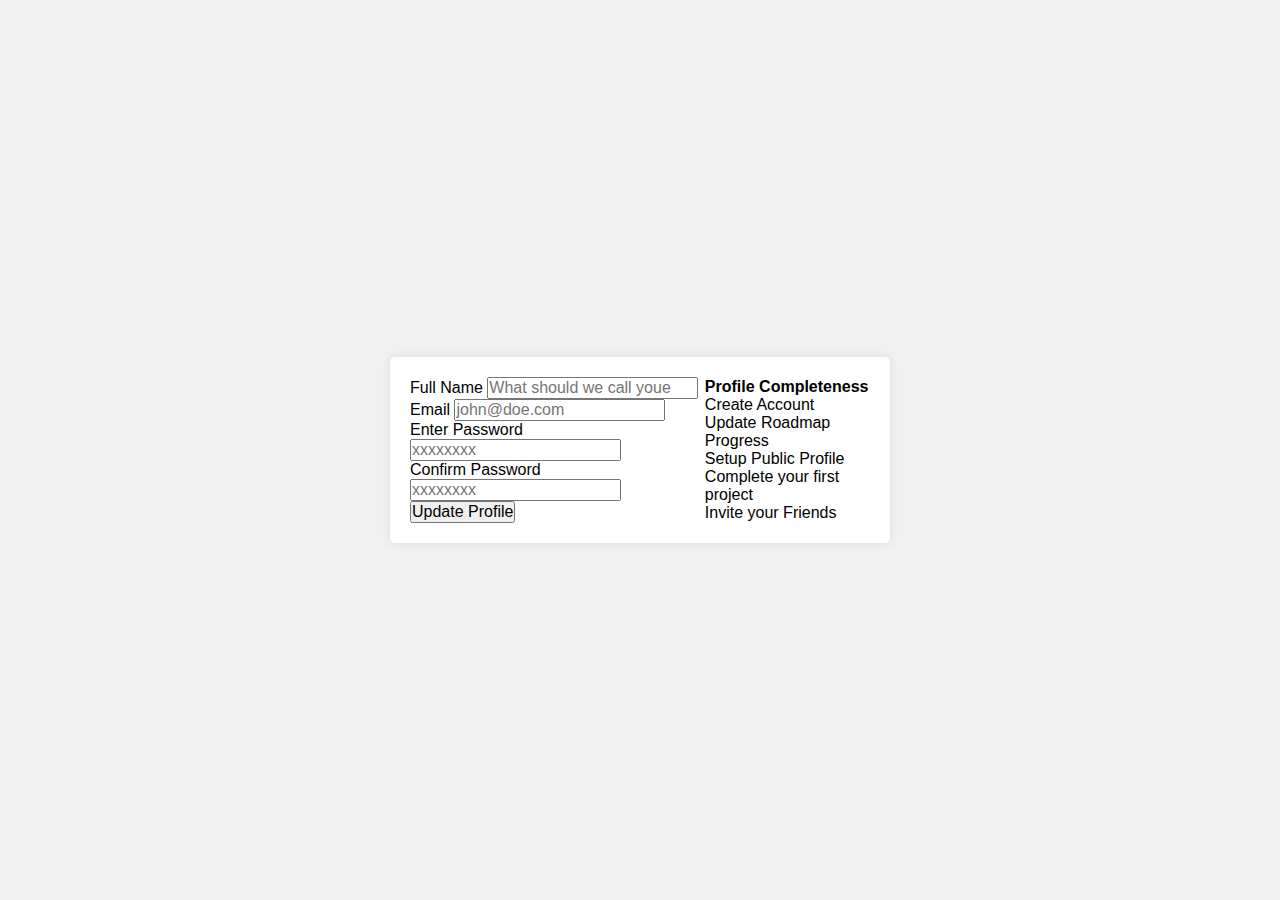
<file: accessibleFormUI/index.html>
<!DOCTYPE html>
<html lang="en">
<head>
    <meta charset="UTF-8">
    <meta name="viewport" content="width=device-width, initial-scale=1.0">
    <title>Accessible Form UI</title>
    <link rel="stylesheet" href="./styles.css">
</head>
<body>
    <div id="container">
        <form action="">
            <div>
                <label for="name">Full Name</label>
                <input type="text" id="name" name="name" placeholder="What should we call youe">
            </div>
            <div>
                <label for="email">Email</label>
                <input type="email" id="email" name="email" placeholder="john@doe.com">
            </div>
            <div>
                <label for="password">Enter Password</label>
                <input type="password" id="password" name="password" placeholder="xxxxxxxx">
            </div>
            <div>
                <label for="confirmPassword">Confirm Password</label>
                <input type="password" id="confirmPassword" name="confirmPassword" placeholder="xxxxxxxx">
            </div>
            <div>
                <button type="submit">Update Profile</button>
            </div>
        </form>
        <aside>
            <div>
                
            </div>
            <h2>Profile Completeness</h2>
            <div>
                <p>Create Account</p>
                <p>Update Roadmap Progress</p>
                <p>Setup Public Profile</p>
                <p>Complete your first project</p>
                <p>Invite your Friends</p>
            </div>
        </aside>
    </div>
</body>
</html>
</file>
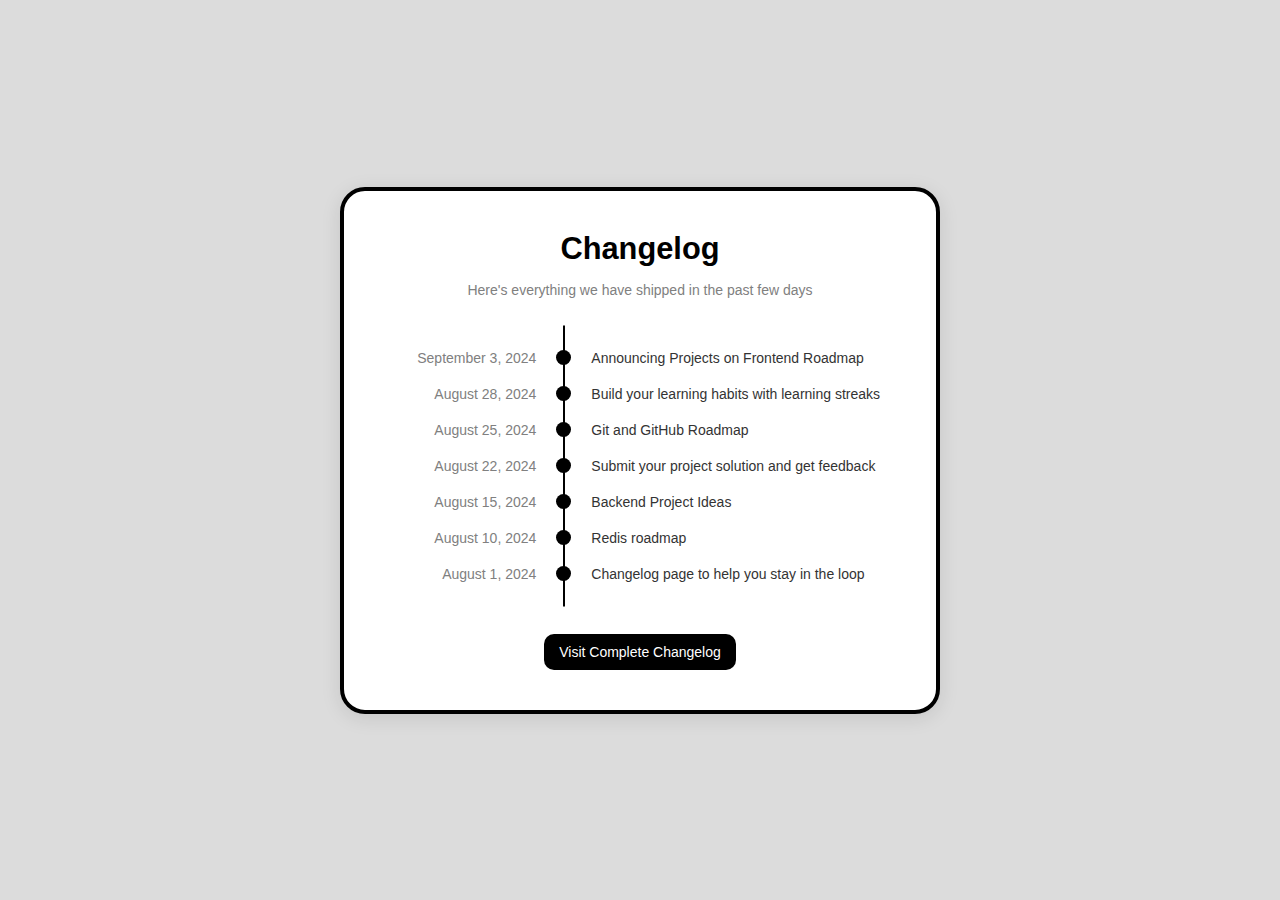
<file: changelogComponent/index.html>
<!DOCTYPE html>
<html lang="en">
<head>
<title>Changelog</title>
<link rel="stylesheet" href="./styles.css">
</head>
<body>
  <div class="changelog-container">
    
    <!-- Header -->
    <header>
        <h1>Changelog</h1>
        <p>Here's everything we have shipped in the past few days</p>
    </header>

    <!-- Content -->
    <section class="changelog-timeline">
        <div class="timeline-item">
            <div class="timeline-date">September 3, 2024</div>
            <div class="timeline-dot"></div>
            <div class="timeline-content">Announcing Projects on Frontend Roadmap</div>
        </div>
        <div class="timeline-item">
            <div class="timeline-date">August 28, 2024</div>
            <div class="timeline-dot"></div>
            <div class="timeline-content">Build your learning habits with learning streaks</div>
        </div>
        <div class="timeline-item">
            <div class="timeline-date">August 25, 2024</div>
            <div class="timeline-dot"></div>
            <div class="timeline-content">Git and GitHub Roadmap</div>
        </div>
        <div class="timeline-item">
            <div class="timeline-date">August 22, 2024</div>
            <div class="timeline-dot"></div>
            <div class="timeline-content">Submit your project solution and get feedback</div>
        </div>
        <div class="timeline-item">
            <div class="timeline-date">August 15, 2024</div>
            <div class="timeline-dot"></div>
            <div class="timeline-content">Backend Project Ideas</div>
        </div>
        <div class="timeline-item">
            <div class="timeline-date">August 10, 2024</div>
            <div class="timeline-dot"></div>
            <div class="timeline-content">Redis roadmap</div>
        </div>
        <div class="timeline-item">
            <div class="timeline-date">August 1, 2024</div>
            <div class="timeline-dot"></div>
            <div class="timeline-content">Changelog page to help you stay in the loop</div>
        </div>
    </section>

    <!-- Botón -->
    <footer>
        <button class="visit-button">
          <a href="" target="_blank" rel="noopener">Visit Complete Changelog</a>
        </button>
    </footer>
</div>
</body>
</html>
</file>
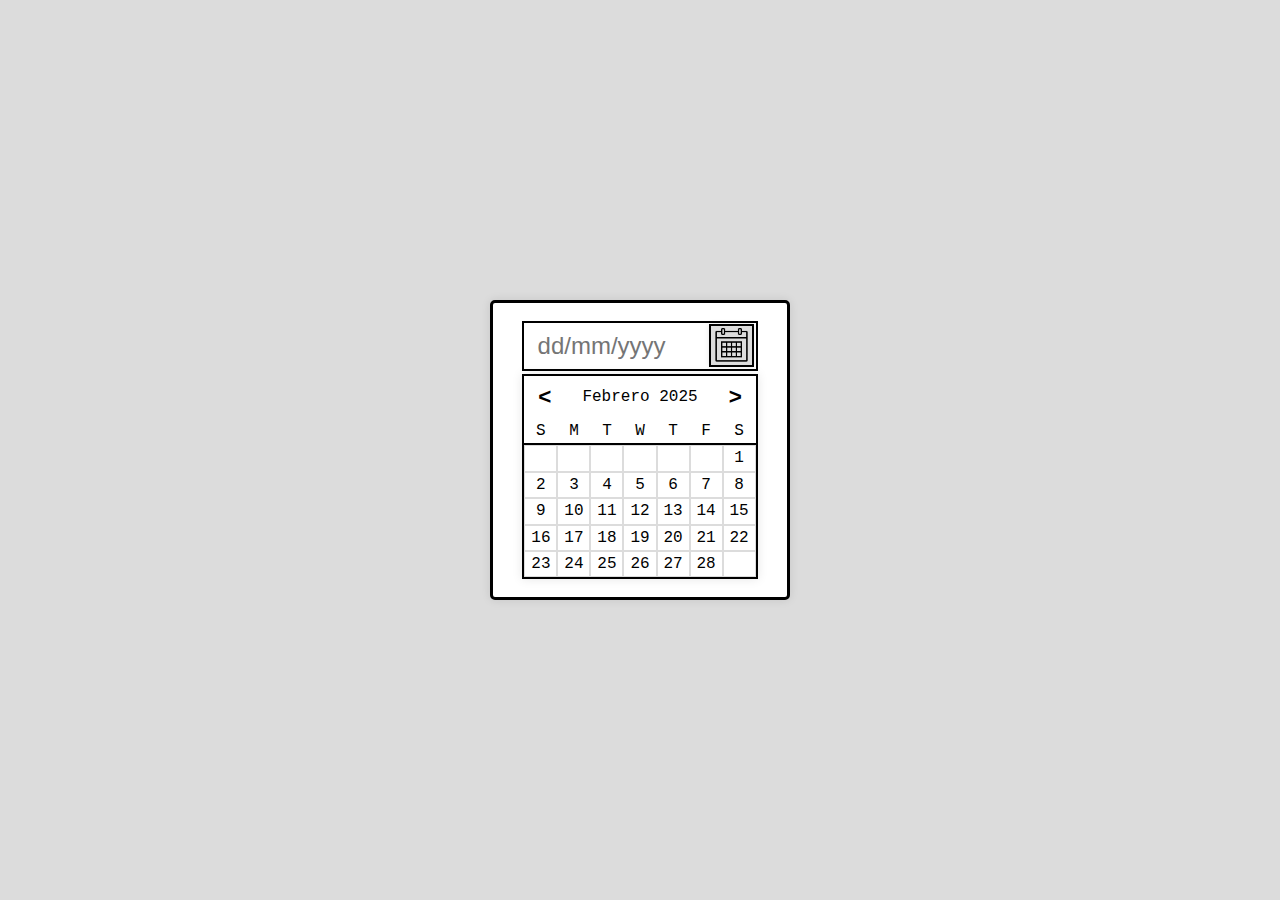
<file: datepickerUI/index.html>
<!DOCTYPE html>
<html lang="en">
<head>
    <meta charset="UTF-8">
    <meta name="viewport" content="width=device-width, initial-scale=1.0">
    <title>Datepicker UI</title>
    <link rel="stylesheet" href="styles.css">
</head>
<body>
    <div class="datepicker">
        <div class="input-container">
            <input type="text" placeholder="dd/mm/yyyy">
            <button>
                <img src="./calendar.png" alt="Icono de calendario">
            </button>
        </div>
        <div class="calendar">

            <div class="month-header">
                <button>&lt;</button>
                <span>Febrero 2025</span>
                <button>&gt;</button>
            </div>

            <div class="days-grid">
                <div class="day-name">S</div>
                <div class="day-name">M</div>
                <div class="day-name">T</div>
                <div class="day-name">W</div>
                <div class="day-name">T</div>
                <div class="day-name">F</div>
                <div class="day-name">S</div>

                <div class="day"></div>
                <div class="day"></div>
                <div class="day"></div>
                <div class="day"></div>
                <div class="day"></div>
                <div class="day"></div>
                <div class="day">1</div>
                <div class="day">2</div>
                <div class="day">3</div>
                <div class="day">4</div>
                <div class="day">5</div>
                <div class="day">6</div>
                <div class="day">7</div>
                <div class="day">8</div>
                <div class="day">9</div>
                <div class="day">10</div>
                <div class="day">11</div>
                <div class="day">12</div>
                <div class="day">13</div>
                <div class="day">14</div>
                <div class="day">15</div>
                <div class="day">16</div>
                <div class="day">17</div>
                <div class="day">18</div>
                <div class="day">19</div>
                <div class="day">20</div>
                <div class="day">21</div>
                <div class="day">22</div>
                <div class="day">23</div>
                <div class="day">24</div>
                <div class="day">25</div>
                <div class="day">26</div>
                <div class="day">27</div>
                <div class="day">28</div>
                <div class="day"></div>
                
            </div>

        </div>
    </div>
</body>
</html>
</file>
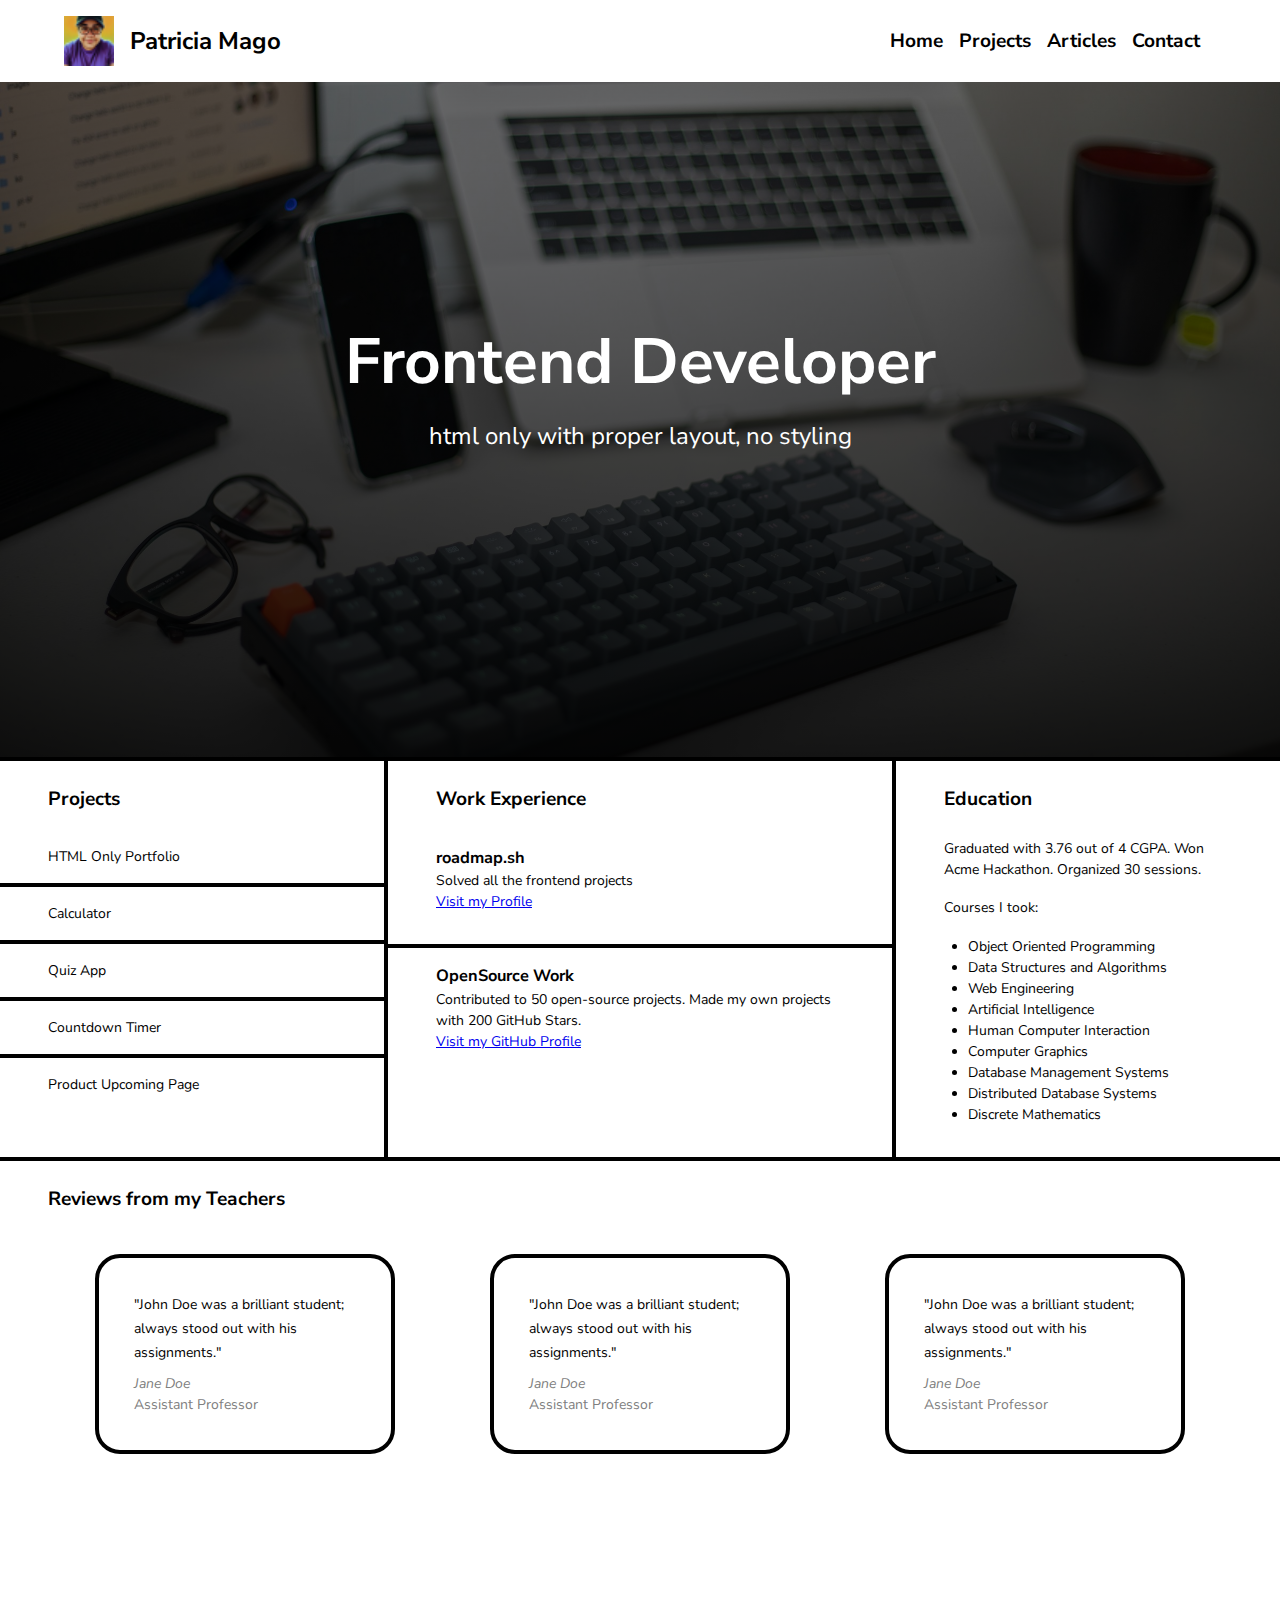
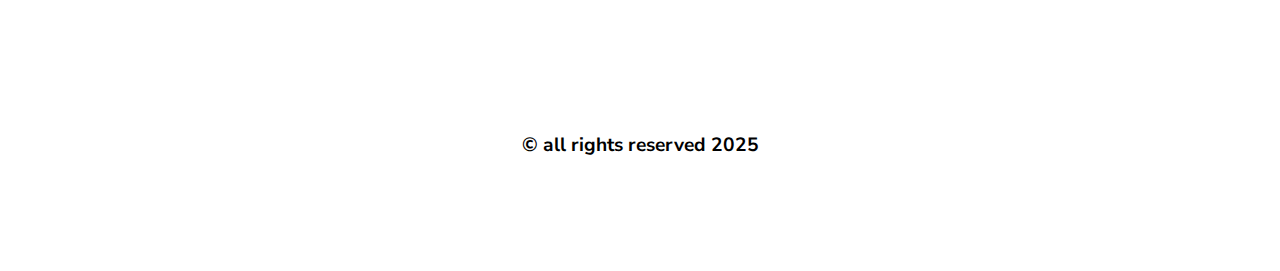
<file: personalPortfolio/index.html>
<!DOCTYPE html>
<html lang="en">
<head>
     <!-- SEO Meta Tags -->
     <title>Patricia Mago</title>
     <meta charset="UTF-8">
     <meta name="viewport" content="width=device-width, initial-scale=1.0">
     <meta name="description" content="Patricia Mago, Junior Frontend Developer. Buscando nuevas oportunidades para poner en práctica mis habilidades en HTML, CSS, JavaScript, Diseño Web Responsivo, Git y GitHub.">
     <meta name="keywords" content="Patricia Mago, desarrollo web, frontend, HTML, CSS, JavaScript, programación, web developer">
     <meta name="robots" content="index, follow"> 
 
     <!-- Open Graph -->
     <meta property="og:title" content="Patricia Mago | Junior Frontend Developer">
     <meta property="og:description" content="Me encantaría unirme a tu equipo para trabajar en proyectos de frontend y aprender de otros desarrolladores. ¡Estoy abierta a nuevas ideas y desafíos!">
     <meta property="og:url" content="https://patriciamago.com">
     <meta property="og:image" content="https://patriciamago.com/wp-content/uploads/2024/06/patriciadev.png.webp">
     <meta property="og:type" content="website">
 
     <!-- FavIcon -->
     <link rel="icon" href="" type="image/x-icon">

    <!-- Google Fonts -->
    <link rel="preconnect" href="https://fonts.googleapis.com">
    <link rel="preconnect" href="https://fonts.gstatic.com" crossorigin>
    <link href="https://fonts.googleapis.com/css2?family=Nunito+Sans:ital,opsz,wght@0,6..12,200..1000;1,6..12,200..1000&display=swap" rel="stylesheet">

     <link rel="stylesheet" href="./styles.css">
</head>
<body>

    <header class="navbar__container">
        <nav class="navbar__menu">
            <a href="./index.html" class="navbar__logo">
                <figure>
                    <img src="./images/favicon.png" alt="Foto de Patricia Mago">
                    <figcaption>Patricia Mago</figcaption>
                </figure>
            </a>    
            <ul class="navbar__menu_items">
                <li><a href="./index.html">Home</a></li>
                <li><a href="./projects.html">Projects</a></li>
                <li><a href="./articles.html">Articles</a></li>
                <li><a href="./contact.html">Contact</a></li>
            </ul>
        </nav>
    </header>

    <section class="hero">
        <header class="hero__header">
            <h1>Frontend Developer</h1>
            <p>html only with proper layout, no styling</p>
        </header>
    </section>

    <main>
        <div class="main__container">
            <aside class="projects__container">
                <h2 class="main__titles">Projects</h2>
                <ul class="projects__list">
                    <li>HTML Only Portfolio</li>
                    <li>Calculator</li>
                    <li>Quiz App</li>
                    <li>Countdown Timer</li>
                    <li>Product Upcoming Page</li>
                </ul>
            </aside>

            <section class="work__container">
                    <h2 class="main__titles">Work Experience</h2>
                <article class="experience__one">
                    <h3>roadmap.sh</h3>
                    <p>Solved all the frontend projects</p>
                    <a href="#">Visit my Profile</a>
                </article>
                <article class="experience__two">    
                    <h3>OpenSource Work</h3>
                    <p>Contributed to 50 open-source projects. Made my own projects with 200 GitHub Stars.</p>
                    <a href="#">Visit my GitHub Profile</a>
                </article>
            </section>

            <section class="education">
                <h2 class="main__titles">Education</h2>
                <div class="education__container">
                    <p>Graduated with 3.76 out of 4 CGPA. Won Acme Hackathon. Organized 30 sessions.</p>
                    <span>Courses I took:</span>
                    <ul>
                        <li>Object Oriented Programming</li>
                        <li>Data Structures and Algorithms</li>
                        <li>Web Engineering</li>
                        <li>Artificial Intelligence</li>
                        <li>Human Computer Interaction</li>
                        <li>Computer Graphics</li>
                        <li>Database Management Systems</li>
                        <li>Distributed Database Systems</li>
                        <li>Discrete Mathematics</li>
                    </ul>
                </div>
            </section>
        </div>

        <section class="reviews">
            <h2 class="reviews__title">Reviews from my Teachers</h2>
            <div class="review-list">
                <article class="review-box" role="listitem">
                    <blockquote>
                        "John Doe was a brilliant student; always stood out with his assignments."
                    </blockquote>
                    <p class="reviewer">
                        <cite>Jane Doe</cite>
                        <br>Assistant Professor
                    </p>
                </article>
                <article class="review-box" role="listitem">
                    <blockquote>
                        "John Doe was a brilliant student; always stood out with his assignments."
                    </blockquote>
                    <p class="reviewer">
                        <cite>Jane Doe</cite>
                        <br>Assistant Professor
                    </p>
                </article>
                <article class="review-box" role="listitem">
                    <blockquote>
                        "John Doe was a brilliant student; always stood out with his assignments."
                    </blockquote>
                    <p class="reviewer">
                        <cite>Jane Doe</cite>
                        <br>Assistant Professor
                    </p>
                </article>
            </div>
        </section>
    </main>

    <footer>
        <p>© all rights reserved 2025</p>
    </footer>

</body>
</html>
</file>
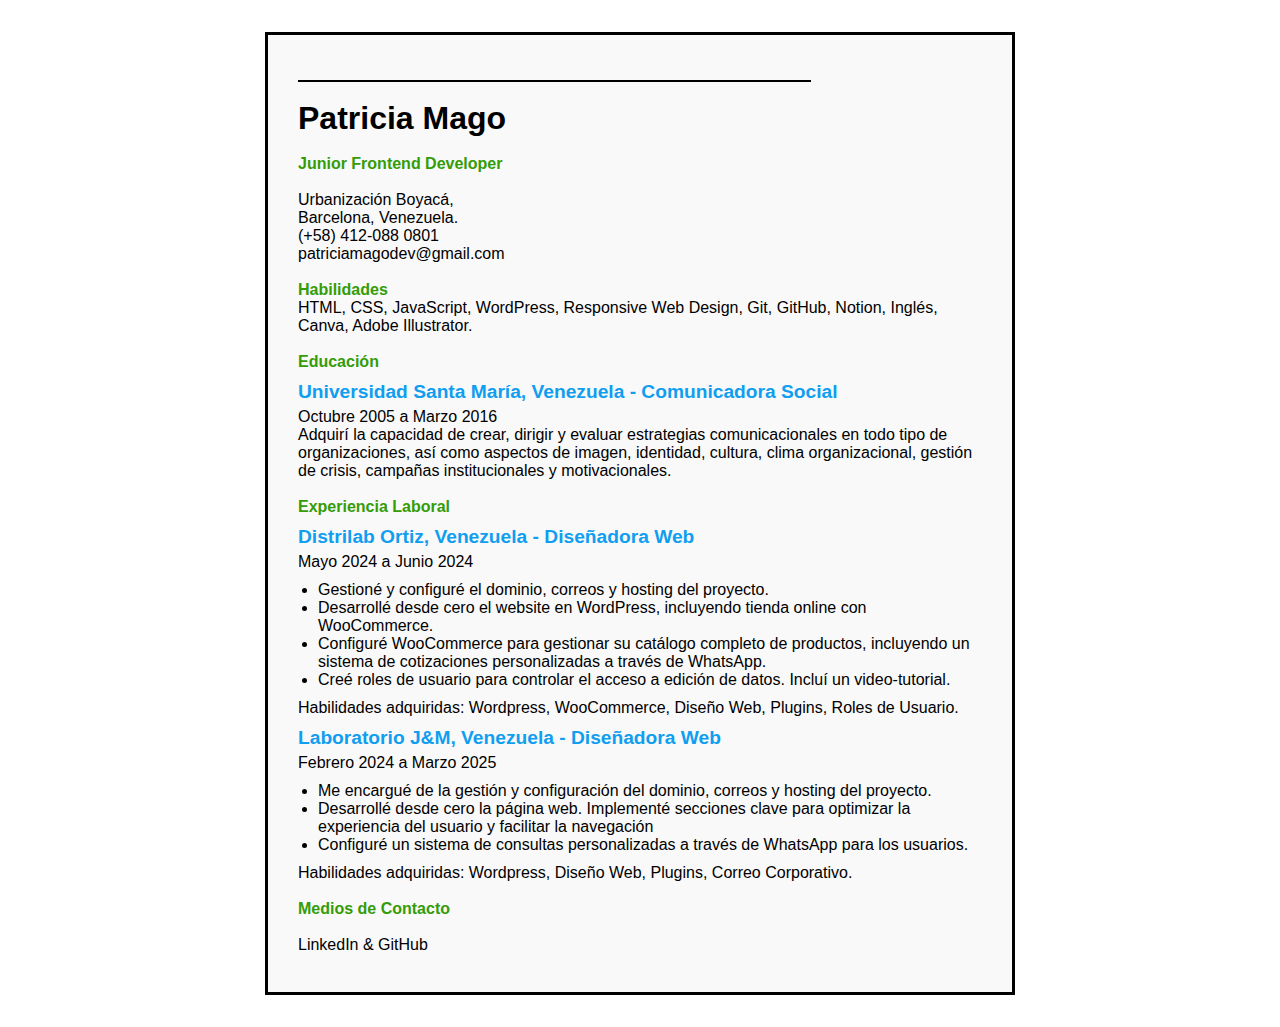
<file: singlePageCV/index.html>
<!DOCTYPE html>
<html lang="en">
<head>
    <!-- SEO Meta Tags -->
    <meta charset="UTF-8">
    <meta name="viewport" content="width=device-width, initial-scale=1.0">
    <title>CV Patricia Mago</title>
    <meta name="description" content="Patricia Mago, Junior Frontend Developer. Buscando nuevas oportunidades para poner en práctica mis habilidades en HTML, CSS, JavaScript, Diseño Web Responsivo, Git y GitHub.">
    <meta name="keywords" content="Patricia Mago, desarrollo web, frontend, HTML, CSS, JavaScript, programación, web developer">
    <meta name="robots" content="index, follow"> 

    <!-- Open Graph -->
    <meta property="og:title" content="Patricia Mago | Junior Frontend Developer">
    <meta property="og:description" content="Me encantaría unirme a tu equipo para trabajar en proyectos de frontend y aprender de otros desarrolladores. ¡Estoy abierta a nuevas ideas y desafíos!">
    <meta property="og:url" content="https://patriciamago.com">
    <meta property="og:image" content="https://patriciamago.com/wp-content/uploads/2024/06/patriciadev.png.webp">
    <meta property="og:type" content="website">

    <!-- FavIcon -->
    <link rel="icon" href="favicon.png" type="image/x-icon">

    <!-- CSS Styles -->
     <style>
        * {
            margin: 0;
            padding: 0;
            box-sizing: border-box;
            font-family: Arial, sans-serif;
        }

        body {
            margin-left: 30px;
            max-width: 750px;
            display: flex;
            margin: 2rem auto;
        }
       
        #cv {
            margin: 0 auto;
            padding: 20px 30px;
            background-color: #f9f9f9;
            border: 3px solid black;
        }
        h2 {
            color: #349c07;
            font-size: 1em ;
        }
        
        h3 {
            color: #109ef0;
            font-size: 1.2em;
            margin-top: 10px;
            margin-bottom: 5px;
        }

        p {
            color: black;
            font-size: 1em;
        }

        ul {
            margin: 10px auto;
            margin-left: 20px;
        }

        a {
            color: black;
            text-decoration: none;
        }

        a:hover {
            text-decoration: underline;
        }

        hr {
            border: 1px solid black;
            margin-top: 25px;
        }
     </style>
</head>
<body>
    <div id="cv">
        <hr width="75%" align="left" noshade color="black">
        <header>
            <br>
            <h1>Patricia Mago</h1>
            <br>
            <h2>Junior Frontend Developer</h2>
            <br>
            <section>
                <p>
                    Urbanización Boyacá, <br>
                    Barcelona, Venezuela. <br>
                    (+58) 412-088 0801 <br>
                    patriciamagodev@gmail.com
                </p>
            </section>
        </header>
        <br>
        <section>
        <h2>Habilidades</h2>
            <p>
                HTML, CSS, JavaScript, WordPress, Responsive Web Design, Git, GitHub, Notion, Inglés, Canva, Adobe Illustrator.
            </p>
        </section>
        <br>
        <section>
        <h2>Educación</h2>
        <h3>Universidad Santa María, Venezuela - Comunicadora Social</h3>
            <p>
                Octubre 2005 a Marzo 2016 <br>
            </p>
            <p>
                Adquirí la capacidad de crear, dirigir y evaluar estrategias comunicacionales en todo tipo de organizaciones, así como aspectos de imagen, identidad, cultura, clima organizacional, gestión de crisis, campañas institucionales y motivacionales.
            </p>
        </section>
        <br>
        <section>
        <h2>Experiencia Laboral</h2>
        <h3>Distrilab Ortiz, Venezuela - Diseñadora Web</h3>
            <p>
                Mayo 2024 a Junio 2024 <br>
            </p>
            <ul>
                <li>Gestioné y configuré el dominio, correos y hosting del proyecto.</li>
                <li>Desarrollé desde cero el website en WordPress, incluyendo tienda online con WooCommerce.</li>
                <li>Configuré WooCommerce para gestionar su catálogo completo de productos, incluyendo un sistema de
                    cotizaciones personalizadas a través de WhatsApp.</li>
                <li>Creé roles de usuario para controlar el acceso a edición de datos. Incluí un video-tutorial.</li>
            </ul>
            <p>
                Habilidades adquiridas: Wordpress, WooCommerce, Diseño Web, Plugins, Roles de Usuario.
            </p>
            
        <h3>Laboratorio J&M, Venezuela - Diseñadora Web</h3>
            <p>
                Febrero 2024 a Marzo 2025 <br>
            </p>
            <ul>
                <li>Me encargué de la gestión y configuración del dominio, correos y hosting del proyecto.</li>
                <li>Desarrollé desde cero la página web. Implementé secciones clave para optimizar la
                    experiencia del usuario y facilitar la navegación</li>
                <li>Configuré un sistema de consultas personalizadas a través de WhatsApp para los usuarios.</li>
            </ul>
            <p>
                Habilidades adquiridas: Wordpress, Diseño Web, Plugins, Correo Corporativo.
            </p>
        </section>
        <br>
        <section>
        <h2>Medios de Contacto</h2>
        <br>
            <p>
                <a href="http://www.linkedin.com/in/patriciamago" target="_blank" rel="noopener noreferrer">LinkedIn </a>&
                <a href="https://github.com/patriciamagodev" target="_blank" rel="noopener noreferrer">GitHub</a>
            </p>
        </section>
        <br>
    </div>
</body>
</html>
</file>
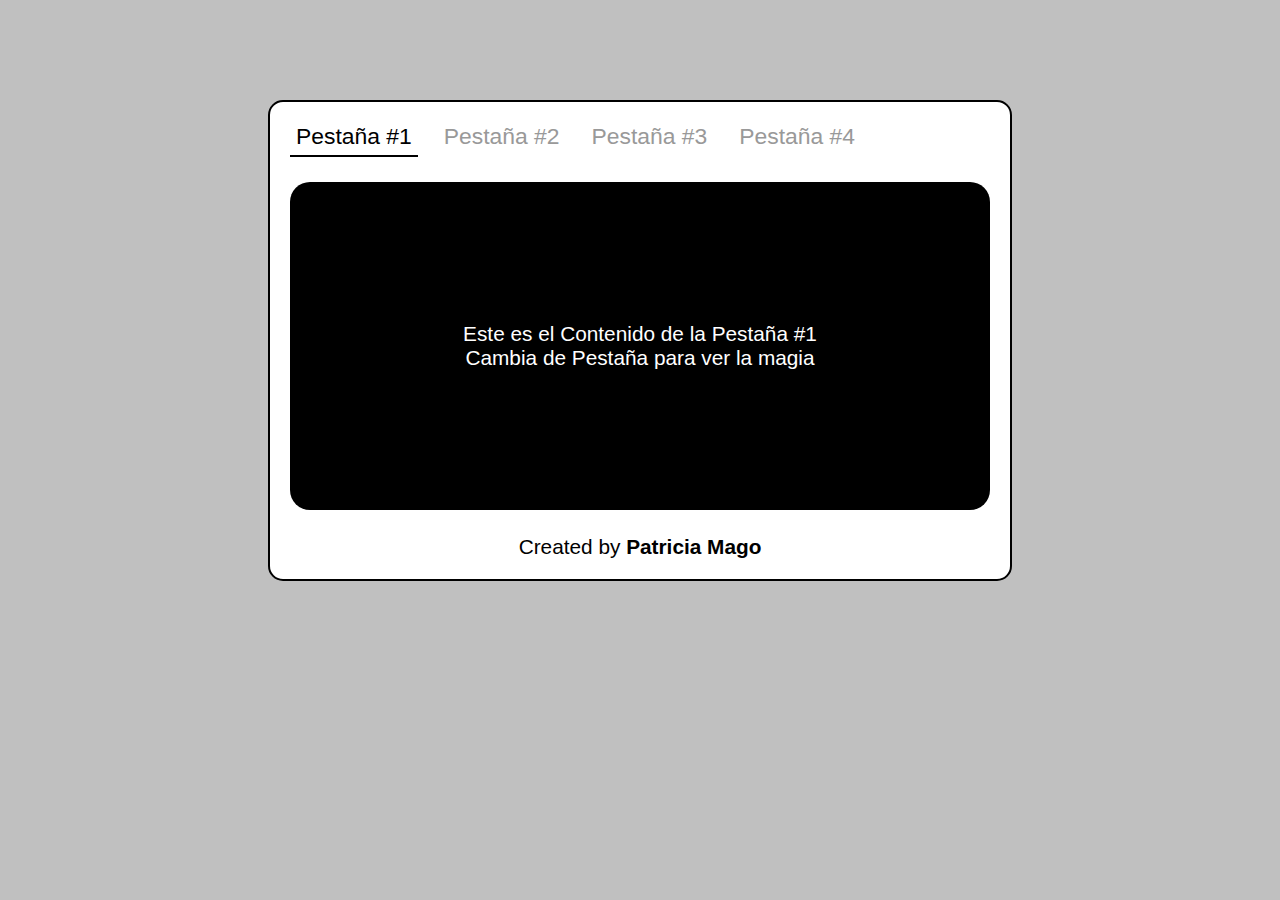
<file: tabs/index.html>
<!DOCTYPE html>
<html lang="en">
<head>
  <meta charset="UTF-8" />
  <meta name="viewport" content="width=device-width, initial-scale=1.0" />
  <title>Tabs</title>
  <link rel="stylesheet" href="./styles.css" />
</head>
<body>
  <div class="tabs-container">
    <div class="tabs">
      <button class="tab active" data-tab="tab1">Pestaña #1</button>
      <button class="tab" data-tab="tab2">Pestaña #2</button>
      <button class="tab" data-tab="tab3">Pestaña #3</button>
      <button class="tab" data-tab="tab4">Pestaña #4</button>
    </div>

    <div class="tab-content active" id="tab1">
      <p>Este es el Contenido de la Pestaña #1<br>
        Cambia de Pestaña para ver la magia
      </p>
    </div>
    <div class="tab-content" id="tab2">
      <img src="./img/conmocionado.png" alt="" height="243" />
    </div>
    <div class="tab-content" id="tab3">
      <img src="./img/partido1.png" alt="" height="243">
    </div>
    <div class="tab-content" id="tab4">
      <img src="./img/emoticonos.png" alt="" height="243">
    </div>

    <footer>Created by <a href="https://www.threads.com/@patriciamdev">Patricia Mago</a></footer>
  </div>

  <script src="./script.js"></script>
</body>
</html>
</file>
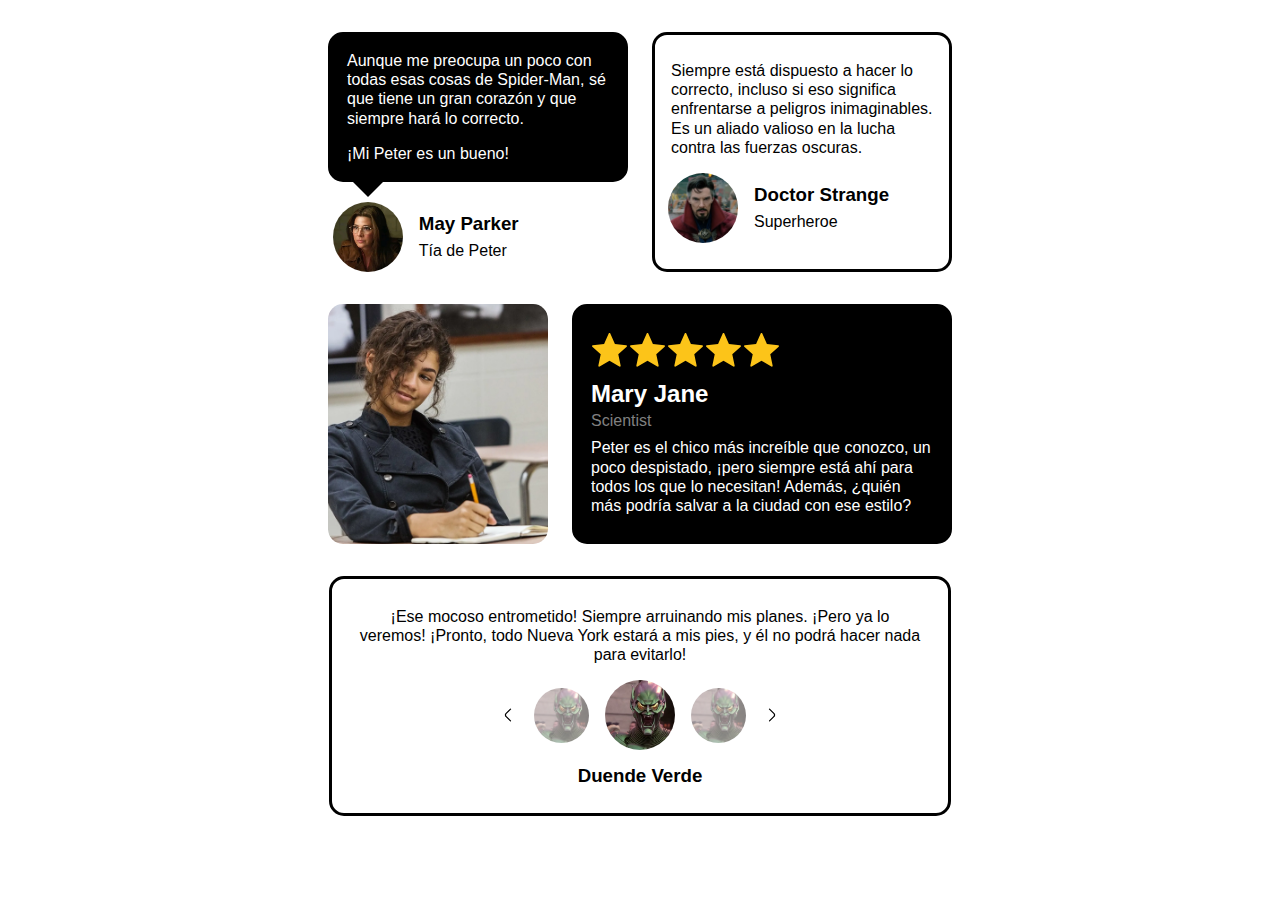
<file: testimonialCards/index.html>
<!DOCTYPE html>
<html lang="en">
<head>
    <meta charset="UTF-8">
    <meta name="viewport" content="width=device-width, initial-scale=1.0">
    <title>Testimonials Cards</title>
    <link rel="stylesheet" href="./styles.css">
</head>
<body>
    <section class="testimonials__top">
        <article class="topCard__left">
            <div class="topCard__info">
                <p>Aunque me preocupa un poco con todas
                   esas cosas de Spider-Man, sé que tiene un gran
                   corazón y que siempre hará lo correcto.                </p>
                <p>¡Mi Peter es un bueno!</p>
            </div>
            <div class="topCard-triangulo"></div>
            <div class="topCard__id">
                <figure>
                    <img src="./images/marisa.webp" alt="">
                    <figcaption>
                        <h3>May Parker</h3>
                        <p>Tía de Peter</p>
                    </figcaption>
                </figure>
            </div>
        </article>
        <article class="topCard__right">
            <div>
                <p>Siempre está dispuesto a hacer lo correcto,
                    incluso si eso significa enfrentarse a peligros
                    inimaginables. Es un aliado valioso en la lucha
                    contra las fuerzas oscuras.
                </p>
            </div>
            <div>
                <figure>
                    <img src="./images/benedict.webp" alt="">
                    <figcaption>
                        <h3>Doctor Strange</h3>
                        <p>Superheroe</p>
                    </figcaption>
                </figure>
            </div>
        </article>
    </section>


    <section class="testimonials__middle">
        <article class="middleCard__left">
            <div>
                <img src="./images/zendaya.webp" width="150" alt="">
            </div>
        </article>
        <article class="middleCard__right">
            <div class="middleCard__icons">
                <svg xmlns="http://www.w3.org/2000/svg" x="0px" y="0px" width="35" height="35" viewBox="0,0,255.99704,255.99704">
                        <g fill="#fcc419" fill-rule="nonzero" stroke="none" stroke-width="1" stroke-linecap="butt" stroke-linejoin="miter" stroke-miterlimit="10" stroke-dasharray="" stroke-dashoffset="0" font-family="none" font-weight="none" font-size="none" text-anchor="none" style="mix-blend-mode: normal"><g transform="scale(9.84615,9.84615)"><path d="M25.96875,9.48047c-0.07812,-0.24609 -0.29687,-0.42187 -0.55078,-0.44922l-8.39062,-0.89453l-3.43359,-7.78125c-0.21094,-0.47266 -0.98047,-0.47266 -1.1875,0l-3.43359,7.78125l-8.39062,0.89453c-0.25781,0.02734 -0.47266,0.20313 -0.55078,0.44922c-0.07812,0.24609 -0.00781,0.51563 0.18359,0.69141l6.26563,5.70313l-1.75,8.33203c-0.05078,0.25391 0.04688,0.51563 0.25391,0.66797c0.11328,0.08203 0.24609,0.125 0.38281,0.125c0.10938,0 0.22266,-0.02734 0.32422,-0.08984l7.30859,-4.25391l7.30859,4.25391c0.22266,0.12891 0.5,0.11719 0.70703,-0.03516c0.20703,-0.15234 0.30469,-0.41406 0.25391,-0.66797l-1.75,-8.33594l6.26563,-5.70312c0.19141,-0.17187 0.26172,-0.44141 0.18359,-0.6875z"></path></g></g>
                </svg>
                <svg xmlns="http://www.w3.org/2000/svg" x="0px" y="0px" width="35" height="35" viewBox="0,0,255.99704,255.99704">
                        <g fill="#fcc419" fill-rule="nonzero" stroke="none" stroke-width="1" stroke-linecap="butt" stroke-linejoin="miter" stroke-miterlimit="10" stroke-dasharray="" stroke-dashoffset="0" font-family="none" font-weight="none" font-size="none" text-anchor="none" style="mix-blend-mode: normal"><g transform="scale(9.84615,9.84615)"><path d="M25.96875,9.48047c-0.07812,-0.24609 -0.29687,-0.42187 -0.55078,-0.44922l-8.39062,-0.89453l-3.43359,-7.78125c-0.21094,-0.47266 -0.98047,-0.47266 -1.1875,0l-3.43359,7.78125l-8.39062,0.89453c-0.25781,0.02734 -0.47266,0.20313 -0.55078,0.44922c-0.07812,0.24609 -0.00781,0.51563 0.18359,0.69141l6.26563,5.70313l-1.75,8.33203c-0.05078,0.25391 0.04688,0.51563 0.25391,0.66797c0.11328,0.08203 0.24609,0.125 0.38281,0.125c0.10938,0 0.22266,-0.02734 0.32422,-0.08984l7.30859,-4.25391l7.30859,4.25391c0.22266,0.12891 0.5,0.11719 0.70703,-0.03516c0.20703,-0.15234 0.30469,-0.41406 0.25391,-0.66797l-1.75,-8.33594l6.26563,-5.70312c0.19141,-0.17187 0.26172,-0.44141 0.18359,-0.6875z"></path></g></g>
                </svg>
                <svg xmlns="http://www.w3.org/2000/svg" x="0px" y="0px" width="35" height="35" viewBox="0,0,255.99704,255.99704">
                        <g fill="#fcc419" fill-rule="nonzero" stroke="none" stroke-width="1" stroke-linecap="butt" stroke-linejoin="miter" stroke-miterlimit="10" stroke-dasharray="" stroke-dashoffset="0" font-family="none" font-weight="none" font-size="none" text-anchor="none" style="mix-blend-mode: normal"><g transform="scale(9.84615,9.84615)"><path d="M25.96875,9.48047c-0.07812,-0.24609 -0.29687,-0.42187 -0.55078,-0.44922l-8.39062,-0.89453l-3.43359,-7.78125c-0.21094,-0.47266 -0.98047,-0.47266 -1.1875,0l-3.43359,7.78125l-8.39062,0.89453c-0.25781,0.02734 -0.47266,0.20313 -0.55078,0.44922c-0.07812,0.24609 -0.00781,0.51563 0.18359,0.69141l6.26563,5.70313l-1.75,8.33203c-0.05078,0.25391 0.04688,0.51563 0.25391,0.66797c0.11328,0.08203 0.24609,0.125 0.38281,0.125c0.10938,0 0.22266,-0.02734 0.32422,-0.08984l7.30859,-4.25391l7.30859,4.25391c0.22266,0.12891 0.5,0.11719 0.70703,-0.03516c0.20703,-0.15234 0.30469,-0.41406 0.25391,-0.66797l-1.75,-8.33594l6.26563,-5.70312c0.19141,-0.17187 0.26172,-0.44141 0.18359,-0.6875z"></path></g></g>
                </svg>
                <svg xmlns="http://www.w3.org/2000/svg" x="0px" y="0px" width="35" height="35" viewBox="0,0,255.99704,255.99704">
                        <g fill="#fcc419" fill-rule="nonzero" stroke="none" stroke-width="1" stroke-linecap="butt" stroke-linejoin="miter" stroke-miterlimit="10" stroke-dasharray="" stroke-dashoffset="0" font-family="none" font-weight="none" font-size="none" text-anchor="none" style="mix-blend-mode: normal"><g transform="scale(9.84615,9.84615)"><path d="M25.96875,9.48047c-0.07812,-0.24609 -0.29687,-0.42187 -0.55078,-0.44922l-8.39062,-0.89453l-3.43359,-7.78125c-0.21094,-0.47266 -0.98047,-0.47266 -1.1875,0l-3.43359,7.78125l-8.39062,0.89453c-0.25781,0.02734 -0.47266,0.20313 -0.55078,0.44922c-0.07812,0.24609 -0.00781,0.51563 0.18359,0.69141l6.26563,5.70313l-1.75,8.33203c-0.05078,0.25391 0.04688,0.51563 0.25391,0.66797c0.11328,0.08203 0.24609,0.125 0.38281,0.125c0.10938,0 0.22266,-0.02734 0.32422,-0.08984l7.30859,-4.25391l7.30859,4.25391c0.22266,0.12891 0.5,0.11719 0.70703,-0.03516c0.20703,-0.15234 0.30469,-0.41406 0.25391,-0.66797l-1.75,-8.33594l6.26563,-5.70312c0.19141,-0.17187 0.26172,-0.44141 0.18359,-0.6875z"></path></g></g>
                </svg>
                <svg xmlns="http://www.w3.org/2000/svg" x="0px" y="0px" width="35" height="35" viewBox="0,0,255.99704,255.99704">
                        <g fill="#fcc419" fill-rule="nonzero" stroke="none" stroke-width="1" stroke-linecap="butt" stroke-linejoin="miter" stroke-miterlimit="10" stroke-dasharray="" stroke-dashoffset="0" font-family="none" font-weight="none" font-size="none" text-anchor="none" style="mix-blend-mode: normal"><g transform="scale(9.84615,9.84615)"><path d="M25.96875,9.48047c-0.07812,-0.24609 -0.29687,-0.42187 -0.55078,-0.44922l-8.39062,-0.89453l-3.43359,-7.78125c-0.21094,-0.47266 -0.98047,-0.47266 -1.1875,0l-3.43359,7.78125l-8.39062,0.89453c-0.25781,0.02734 -0.47266,0.20313 -0.55078,0.44922c-0.07812,0.24609 -0.00781,0.51563 0.18359,0.69141l6.26563,5.70313l-1.75,8.33203c-0.05078,0.25391 0.04688,0.51563 0.25391,0.66797c0.11328,0.08203 0.24609,0.125 0.38281,0.125c0.10938,0 0.22266,-0.02734 0.32422,-0.08984l7.30859,-4.25391l7.30859,4.25391c0.22266,0.12891 0.5,0.11719 0.70703,-0.03516c0.20703,-0.15234 0.30469,-0.41406 0.25391,-0.66797l-1.75,-8.33594l6.26563,-5.70312c0.19141,-0.17187 0.26172,-0.44141 0.18359,-0.6875z"></path></g></g>
                </svg>
            </div>
            <div class="middleCard__info">
                <h2>Mary Jane</h2>
                <p>Scientist</p>
                <p>Peter es el chico más increíble que conozco,
                   un poco despistado, ¡pero siempre está ahí para
                   todos los que lo necesitan! Además, ¿quién más
                   podría salvar a la ciudad con ese estilo?
                </p>
            </div>  
        </article>
    </section>


    <section class="testimonials__bottom">
        <article class="bottomCard">
            <div>
                <p>¡Ese mocoso entrometido!
                    Siempre arruinando mis planes. ¡Pero ya lo veremos!
                    ¡Pronto, todo Nueva York estará a mis pies,
                    y él no podrá hacer nada para evitarlo!
                </p>
            </div>
            <div class="bottomCard__pictures">
                <img class="bottomCard__icons" src="./images/left-2-svgrepo-com.svg" alt="">
                <img class="bottomCard__pictures-blur" src="./images/duendeVerde.jpg" alt="">
                <img src="./images/duendeVerde.jpg" alt="">
                <img class="bottomCard__pictures-blur" src="./images/duendeVerde.jpg" alt="">
                <img class="bottomCard__icons" src="./images/left-2-svgrepo-com (1).svg" alt="">
            </div>
            <h3>Duende Verde</h3>
        </article>
    </section>       

</body>
</html>
</file>
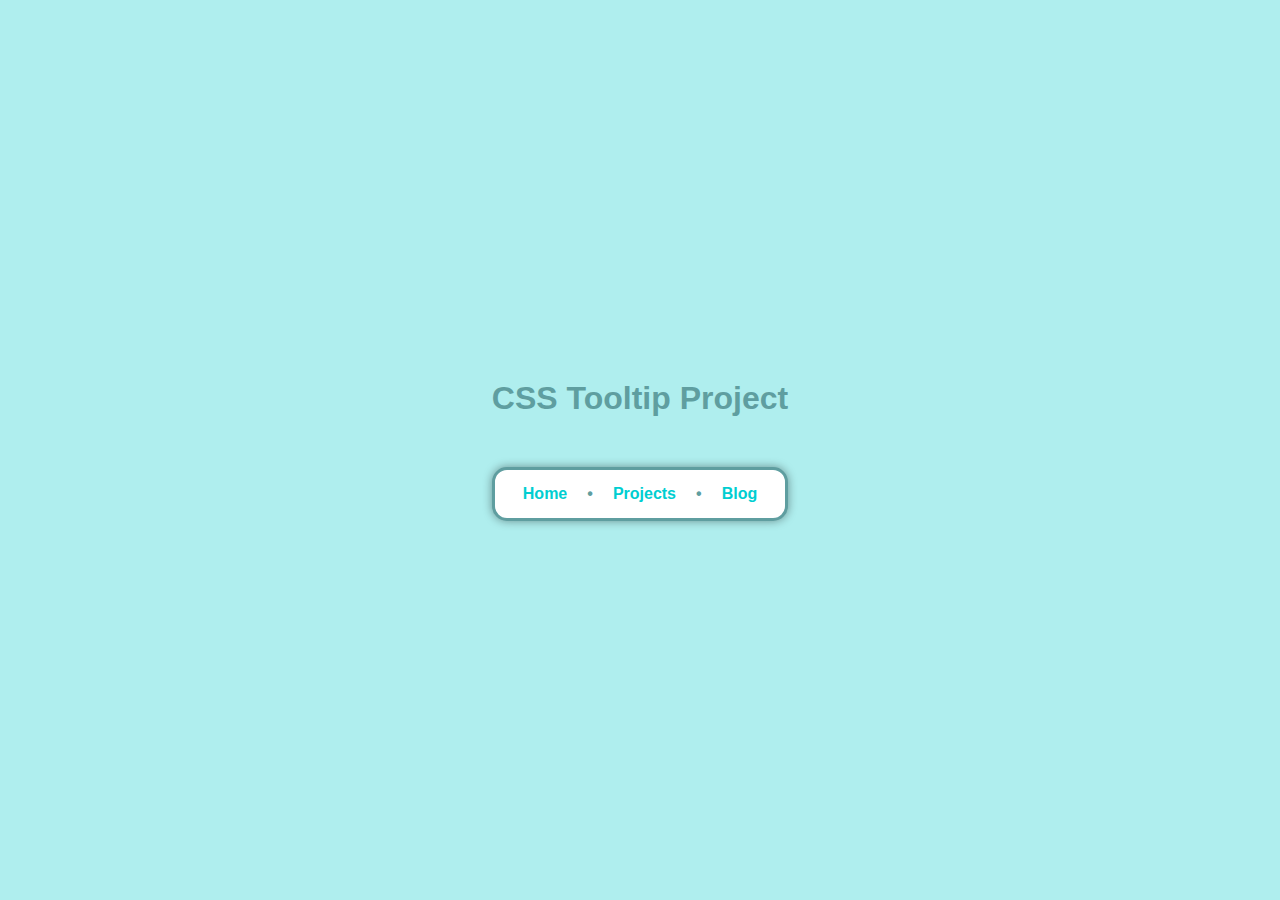
<file: tooltipUI/index.html>
<!DOCTYPE html>
<html lang="en">
<head>
    <meta charset="UTF-8">
    <meta name="viewport" content="width=device-width, initial-scale=1.0">
    <title>CSS Tooltip Project</title>
    <link rel="stylesheet" href="styles.css">
</head>
<body>
    <header class="header">
        <h1 class="header-title">CSS Tooltip Project</h1>
        <nav class="nav-bar">
            <a href="#" class="nav-item" data-tooltip="Página principal">Home</a>•
            <a href="#" class="nav-item" data-tooltip="Mis proyectos">Projects</a>•
            <a href="#" class="nav-item" data-tooltip="Conoce más">Blog</a>
        </nav>
    </header>
</body>
</html>
</file>
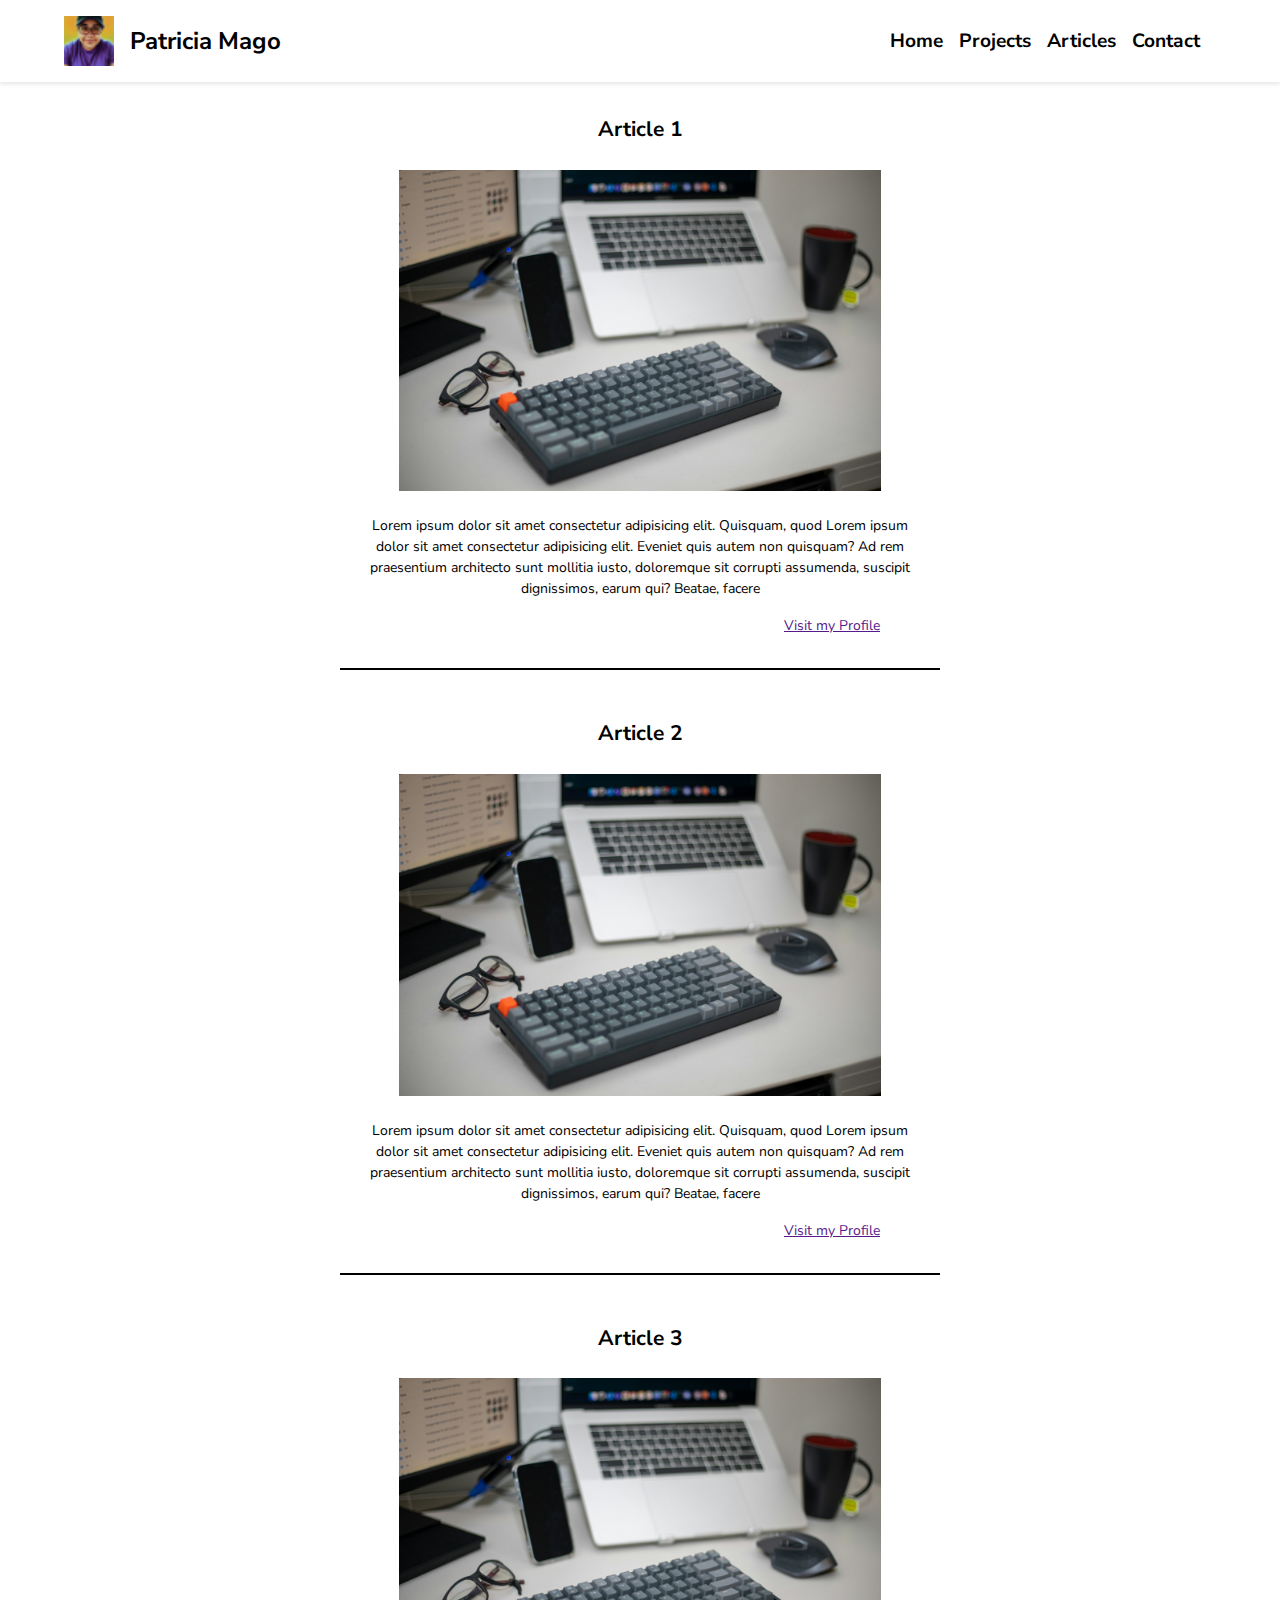
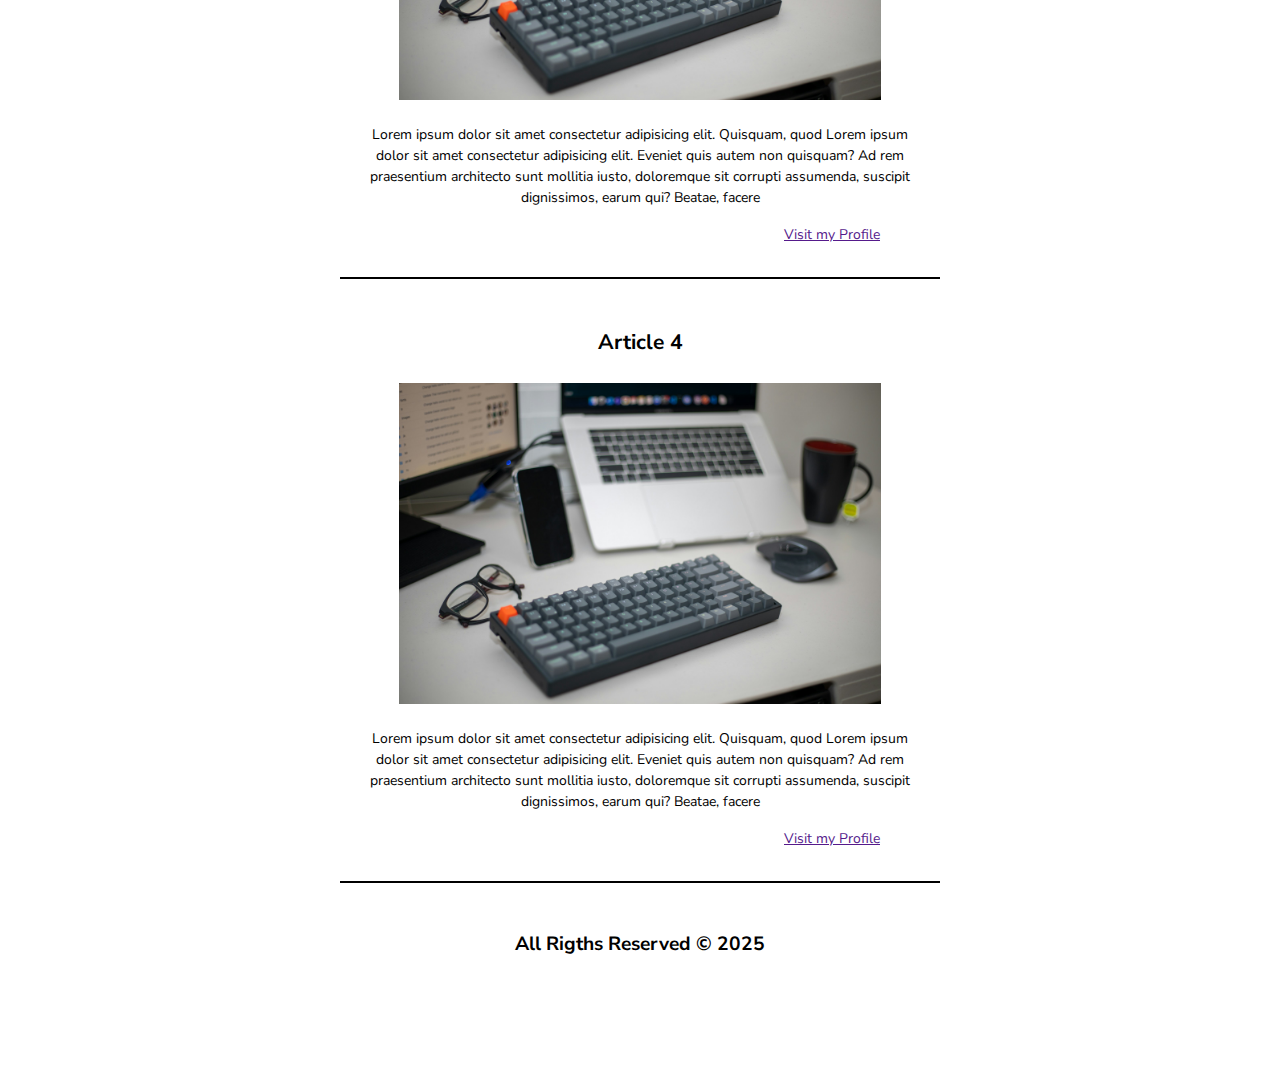
<file: personalPortfolio/articles.html>
<!DOCTYPE html>
<html lang="en">
<head>
     <!-- SEO Meta Tags -->
     <title>Patricia Mago</title>
     <meta charset="UTF-8">
     <meta name="viewport" content="width=device-width, initial-scale=1.0">
     <meta name="description" content="Patricia Mago, Junior Frontend Developer. Buscando nuevas oportunidades para poner en práctica mis habilidades en HTML, CSS, JavaScript, Diseño Web Responsivo, Git y GitHub.">
     <meta name="keywords" content="Patricia Mago, desarrollo web, frontend, HTML, CSS, JavaScript, programación, web developer">
     <meta name="robots" content="index, follow"> 
 
     <!-- Open Graph -->
     <meta property="og:title" content="Patricia Mago | Junior Frontend Developer">
     <meta property="og:description" content="Me encantaría unirme a tu equipo para trabajar en proyectos de frontend y aprender de otros desarrolladores. ¡Estoy abierta a nuevas ideas y desafíos!">
     <meta property="og:url" content="https://patriciamago.com">
     <meta property="og:image" content="https://patriciamago.com/wp-content/uploads/2024/06/patriciadev.png.webp">
     <meta property="og:type" content="website">
 
     <!-- FavIcon -->
     <link rel="icon" href="" type="image/x-icon">

    <!-- Google Fonts -->
    <link rel="preconnect" href="https://fonts.googleapis.com">
    <link rel="preconnect" href="https://fonts.gstatic.com" crossorigin>
    <link href="https://fonts.googleapis.com/css2?family=Nunito+Sans:ital,opsz,wght@0,6..12,200..1000;1,6..12,200..1000&display=swap" rel="stylesheet">

     <link rel="stylesheet" href="./styles.css">
</head>
<body>

    <header class="navbar__container">
        <nav class="navbar__menu">
            <a href="./index.html" class="navbar__logo">
                <figure>
                    <img src="./images/favicon.png" alt="Foto de Patricia Mago">
                    <figcaption>Patricia Mago</figcaption>
                </figure>
            </a>    
            <ul class="navbar__menu_items">
                <li><a href="./index.html">Home</a></li>
                <li><a href="./projects.html">Projects</a></li>
                <li><a href="./articles.html">Articles</a></li>
                <li><a href="./contact.html">Contact</a></li>
            </ul>
        </nav>
    </header>

    <section id="articlesPage__container">
        <article class="articlesPage__article">
            <h2>Article 1</h2>
            <img class="articlesPage__img" src="./homeImageUnplash.jpg" alt="">
            <p>Lorem ipsum dolor sit amet consectetur adipisicing elit. Quisquam, quod
                Lorem ipsum dolor sit amet consectetur adipisicing elit. Eveniet quis 
                autem non quisquam? Ad rem praesentium architecto sunt mollitia iusto,
                doloremque sit corrupti assumenda, suscipit dignissimos, earum qui? Beatae, facere
            </p>
            <a href="">Visit my Profile</a>
        </article>
        <article class="articlesPage__article">
            <h2>Article 2</h2>
            <img class="articlesPage__img" src="./homeImageUnplash.jpg" alt="">
            <p>Lorem ipsum dolor sit amet consectetur adipisicing elit. Quisquam, quod
                Lorem ipsum dolor sit amet consectetur adipisicing elit. Eveniet quis 
                autem non quisquam? Ad rem praesentium architecto sunt mollitia iusto,
                doloremque sit corrupti assumenda, suscipit dignissimos, earum qui? Beatae, facere
            </p>
            <a href="">Visit my Profile</a>
        </article>
        <article class="articlesPage__article">
            <h2>Article 3</h2>
            <img class="articlesPage__img" src="./homeImageUnplash.jpg" alt="">
            <p>Lorem ipsum dolor sit amet consectetur adipisicing elit. Quisquam, quod
                Lorem ipsum dolor sit amet consectetur adipisicing elit. Eveniet quis 
                autem non quisquam? Ad rem praesentium architecto sunt mollitia iusto,
                doloremque sit corrupti assumenda, suscipit dignissimos, earum qui? Beatae, facere
            </p>
            <a href="">Visit my Profile</a>
        </article>
        <article class="articlesPage__article">
            <h2>Article 4</h2>
            <img class="articlesPage__img" src="./homeImageUnplash.jpg" alt="">
            <p>Lorem ipsum dolor sit amet consectetur adipisicing elit. Quisquam, quod
                Lorem ipsum dolor sit amet consectetur adipisicing elit. Eveniet quis 
                autem non quisquam? Ad rem praesentium architecto sunt mollitia iusto,
                doloremque sit corrupti assumenda, suscipit dignissimos, earum qui? Beatae, facere
            </p>
            <a href="">Visit my Profile</a>
        </article>
    </section>
    
    <footer>
        <p>
            All Rigths Reserved &copy; 2025
        </p>
    </footer>

</body>
</html>
</file>
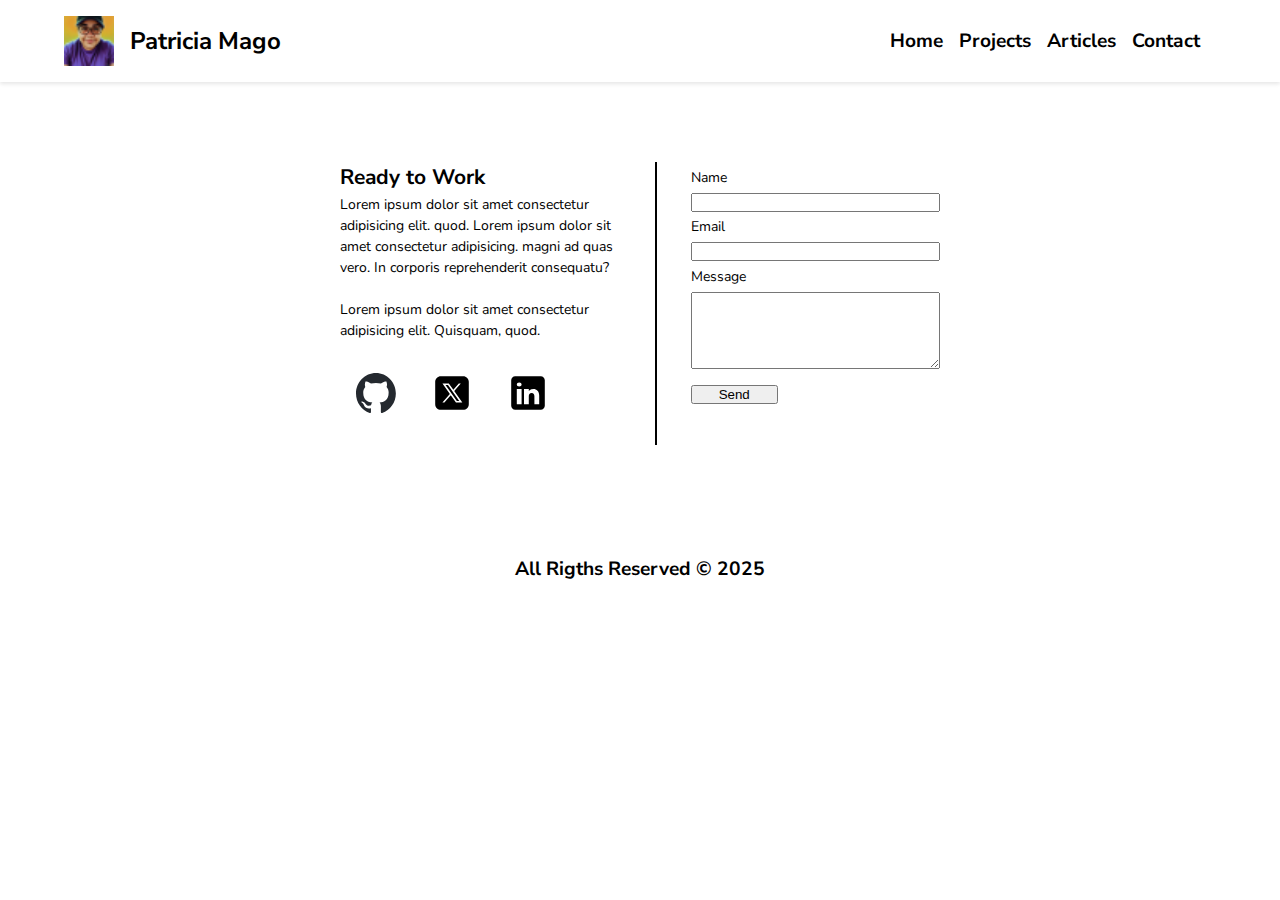
<file: personalPortfolio/contact.html>
<!DOCTYPE html>
<html lang="en">
<head>
     <!-- SEO Meta Tags -->
     <title>Patricia Mago</title>
     <meta charset="UTF-8">
     <meta name="viewport" content="width=device-width, initial-scale=1.0">
     <meta name="description" content="Patricia Mago, Junior Frontend Developer. Buscando nuevas oportunidades para poner en práctica mis habilidades en HTML, CSS, JavaScript, Diseño Web Responsivo, Git y GitHub.">
     <meta name="keywords" content="Patricia Mago, desarrollo web, frontend, HTML, CSS, JavaScript, programación, web developer">
     <meta name="robots" content="index, follow"> 
 
     <!-- Open Graph -->
     <meta property="og:title" content="Patricia Mago | Junior Frontend Developer">
     <meta property="og:description" content="Me encantaría unirme a tu equipo para trabajar en proyectos de frontend y aprender de otros desarrolladores. ¡Estoy abierta a nuevas ideas y desafíos!">
     <meta property="og:url" content="https://patriciamago.com">
     <meta property="og:image" content="https://patriciamago.com/wp-content/uploads/2024/06/patriciadev.png.webp">
     <meta property="og:type" content="website">
 
     <!-- FavIcon -->
     <link rel="icon" href="" type="image/x-icon">

    <!-- Google Fonts -->
    <link rel="preconnect" href="https://fonts.googleapis.com">
    <link rel="preconnect" href="https://fonts.gstatic.com" crossorigin>
    <link href="https://fonts.googleapis.com/css2?family=Nunito+Sans:ital,opsz,wght@0,6..12,200..1000;1,6..12,200..1000&display=swap" rel="stylesheet">

     <link rel="stylesheet" href="./styles.css">
</head>
<body>

    <header class="navbar__container">
        <nav class="navbar__menu">
            <a href="./index.html" class="navbar__logo">
                <figure>
                    <img src="./images/favicon.png" alt="Foto de Patricia Mago">
                    <figcaption>Patricia Mago</figcaption>
                </figure>
            </a>    
            <ul class="navbar__menu_items">
                <li><a href="./index.html">Home</a></li>
                <li><a href="./projects.html">Projects</a></li>
                <li><a href="./articles.html">Articles</a></li>
                <li><a href="./contact.html">Contact</a></li>
            </ul>
        </nav>
    </header>

    <section id="contactPage__container">
        <header class="contactPage__info">
            <h2>Ready to Work</h2>
            <p>Lorem ipsum dolor sit amet consectetur adipisicing elit.
               quod. Lorem ipsum dolor sit amet consectetur adipisicing.
               magni ad quas vero. In corporis reprehenderit consequatu?</p>
            <br>
            <p>Lorem ipsum dolor sit amet consectetur adipisicing elit. Quisquam, quod.</p>
            <div class="contactPage__social">
                <a href=""><img src="./images/github.svg" alt="GitHub Logo" width="40px"></a>
                <a href=""><img src="./images/x.svg" alt="X Logo" width="40px"></a>
                <a href=""><img src="./images/linkedin.svg" alt="LinkedIn Logo" width="40px"></a>
            </div> 
        </header>
        
        <form class="contactPage__form" action="">
            <label for="name">Name</label>
            <input type="text" id="name" name="name">
            <label for="email">Email</label>
            <input type="email" id="email" name="email">
            <label for="message">Message</label>
            <textarea name="message" id="message" cols="20" rows="5"></textarea>
            <button type="submit">Send</button>
        </form>
    </section>

    <footer>
        <p>
            All Rigths Reserved &copy; 2025
        </p>
    </footer>

</body>
</html>
</file>
<file: accessibleFormUI/styles.css>
* {
    padding: 0;
    margin: 0;
    box-sizing: border-box;
    font-size: 16px;
}
body {
    font-family: 'Roboto', sans-serif;
    background-color: #f1f1f1;
    display: flex;
    justify-content: center;
    align-items: center;
    height: 100vh;
}

#container {
    display: flex;
    justify-content: center;
    align-items: center;
    flex-direction: row;
    width: 100%;
    max-width: 500px;
    padding: 20px;
    background-color: #fff;
    border-radius: 5px;
    box-shadow: 0 0 10px rgba(0, 0, 0, 0.1);
}
form {
    
}
</file>
<file: changelogComponent/styles.css>
* {
  margin: 0;
  padding: 0;
  box-sizing: border-box;
  font-size: 14px;
}
body {
  font-family: 'Nunito Sans', sans-serif;
  display: flex;
  justify-content: center;
  align-items: center;
  height: 100vh;
  background-color: gainsboro;
}

.changelog-container {
  width: 100%;
  max-width: 600px;
  padding: 40px;
  text-align: center;
  background-color: white;
  border: 4px solid black;
  border-radius: 25px;
  box-shadow: 0 4px 20px rgba(0, 0, 0, 0.1);
  position: relative; /* Important: Needed for absolute positioning of the line */
}

header h1 {
  font-size: 2.2rem;
  margin-bottom: 15px;
}
header p {
  font-size: 1rem;
  color: gray;
  margin-bottom: 3rem;
}

.changelog-timeline {
  margin: 0 auto;
}
.timeline-item {
  display: flex;
  align-items: center;
  justify-content: space-between;
  padding: 10px 0;
}
.timeline-date {
  color: gray;
  font-size: 1rem;
  flex: 1;
  text-align: right;
  padding-right: 20px;
}
.timeline-content {
  flex: 2;
  text-align: left;
  font-size: 1rem;
  color: #333;
}
.timeline-dot {
  width: 15px;
  height: 15px;
  border-radius: 50%;
  background-color: #000000;
  margin-right: 20px;
  position: relative; /* Needed for positioning the pseudo-element */
}
.timeline-dot::before {
  content: "";
  position: absolute; /* Position relative to the .changelog-container */
  top: 50%;  /* Center vertically */
  left: 50%; /* Center horizontally */
  transform: translate(-50%, -50%); /* Adjust position to center */
  width: 2px; /* Adjust width as needed */
  height: calc(100% + 50px); 
  /*Extend line to top and bottom of container, plus dot height */
  background-color: black;
  z-index: 100; /* Place the line behind the dots */
}

footer {
  margin-top: 3rem;
}
button a {
  text-decoration: none;
  color: white;
}
.visit-button {
  background-color: black;
  color: #fff;
  padding: 10px 15px;
  font-size: 1rem;
  border-radius: 10px;
  border: none;
  cursor: pointer;
}
.visit-button:hover {
  background-color: gray;
}
</file>
<file: datepickerUI/styles.css>
* {
    padding: 0;
    margin: 0;
    box-sizing: border-box;
    font-size: 16px;
}

body {
    font-family: 'Courier New', Courier, monospace;
    display: flex;
    justify-content: center;
    align-items: center;
    text-align: center;
    height: 100vh;
    background-color: gainsboro;
}

.datepicker {
    display: flex;
    flex-direction: column;
    justify-content: center;
    align-items: center;
    width: 300px;
    height: 300px;
    background-color: white;
    border: 3px solid black;
    border-radius: 5px;
    box-shadow: 0 0 10px rgba(0, 0, 0, 0.1);
}
.input-container {
    display: flex;
    justify-content: center;
    align-items: center;
    width: 80%;
    height: 50px;
    border: 2px solid black;
    border-collapse: collapse;
}
.input-container input {
    width: 80%;
    height: 100%;
    border: none;
    outline: none;
    padding-top: 1px;
    font-size: 1.5rem;
    padding-left: 10px;
}
.input-container input::placeholder {
    font-size: 1.5rem;
    text-align:left;
    padding-left: 3px;
}
.input-container button {
    width: 45px;
    height: 95%;
    margin-right: 1px;
    background-color: gainsboro;
    cursor: pointer;
    border: 2px solid black;
    box-shadow: 0 0 5px rgba(0, 0, 0, 0.1);
}
.input-container img {
    width: 35px;
    height: 35px;
    margin-top: 2px;
}

.calendar {
    display: flex;
    flex-direction: column;
    justify-content: center;
    align-items: center;
    width: 80%;
    height: 70%;
    background-color: white;
    border: 2px solid black;
    margin-top: 3px;
    box-shadow: 0 0 10px rgba(0, 0, 0, 0.1);
}

.month-header {
    display: flex;
    justify-content: space-between;
    align-items: center;
    width: 88%;
    height: 55px;
    font-size: 2rem;
    }

.month-header span {
    font-size: 1rem;
    margin-left: 5px;
    margin-right: 5px;
}
.month-header button {
    border: none;
    background-color: unset;
    font-size: 1.4rem;
    font-weight: bolder;
    cursor: pointer;
}   

.days-grid {
    display: grid;
    grid-template-columns: repeat(7, 1fr);
    width: 100%;
    height: 100%;
    align-items: center;
}

.day-name {
    display: flex;
    justify-content: center;
    align-items: center;
    width: 100%;
    height: 100%;
    border-bottom: 2px solid black;
}

.day {
    display: flex;
    justify-content: center;
    align-items: center;
    width: 100%;
    height: 100%;
    border: 0.5px solid gainsboro;
    cursor: pointer;
}
</file>
<file: personalPortfolio/styles.css>
* {
    margin: 0;
    padding: 0;
    box-sizing: border-box;
}
body {
    font-family: 'Nunito Sans', sans-serif;
    background-color: #ffffff;
    font-size: 14px;
    line-height: 1.5;
}
@media (max-width: 480px) {
    body {
        line-height: 1.1;
    }
}

/* Navbar */
.navbar__menu {
    width: 100%;
    display: flex;
    flex-flow: row wrap;
    justify-content: space-between;
    align-items: center;
    padding: 1rem 4rem;
    background-color: #ffffff;
    box-shadow: 0 2px 4px rgba(0, 0, 0, 0.1);
}
.navbar__menu a {
    text-decoration: none;
    color: black;
}
.navbar__logo figure {
    display: flex;
    flex-direction: row;
    align-items: center;
    font-size: 1.5rem;
    font-weight: bold;
    color: #000000;
}
.navbar__logo img {
    width: 50px;
    height: 50px;
    margin-right: 1rem;
}
.navbar__menu_items {
    display: flex;
    flex-direction: row;
    justify-content: space-between;
    font-size: 1.2rem;
    font-weight: bold;
    list-style: none;
}
.navbar__menu_items li {
    margin-right: 1rem;
}
@media (max-width: 480px) {
    .navbar__menu {
        padding: 1rem 1rem;
        justify-content: center;
    }
    .navbar__logo figure {
        font-size: 1.2rem;
        flex-direction: column;
        align-items: center;
        margin: 1rem 0;
        font-size: 1.6rem;
        gap: 0.7rem;
    }
    .navbar__logo img {
        width: 50px;
        height: 50px;
        margin-bottom: .5rem;
    }
    .navbar__menu_items {
        font-size: 1.2rem;
    }
    .navbar__menu_items li {
        margin-right: 0.5rem;
    }
}

/* Hero */
.hero {
    width: 100%;
    height: 75vh;
    display: flex;
    flex-direction: column;
    justify-content: center;
    align-items: center;
    text-align: center;
    padding-bottom: 4.5rem;
    background-image:linear-gradient(rgba(0,0,0,0.5), rgba(0,0,0,0.9)), url(./homeImageUnplash.jpg);
    background-size: cover;
    background-position: center;
    color: #ffffff;
}
.hero h1 {
    font-size: 4rem;
    font-weight: bold;
    margin-bottom: 0.5rem;
}
.hero p {
    font-size: 1.5rem;
}
@media (max-width: 480px) {
    .hero {
        height: 30vh;
    }
    .hero h1 {
        text-align: center;
        font-size: 2.6rem;
        margin-top: 4.5rem;
       
    }
    .hero p {
        font-size: 1rem;
    }
}

/*Main Container*/
.main__container {
    width: 100%;
    height: 100%;
    display: flex;
    flex-direction: row;
    justify-content: flex-start;
    align-content: flex-start;
    background-color: white;
    border-top: 4px solid black;
    border-bottom: 4px solid black;
}
.main__titles  {
    font-size: 1.2rem;
    font-weight: bold;
    margin: 1.5rem 0rem 1rem 3rem;
}
@media (max-width: 480px) {
    .main__container {
        flex-direction: column;
    }
    .main__titles {
        margin: 0;
        padding: 1rem;
        text-align: center;
        background-color: white;
    }
}

.projects__container {
    width: 30%;
    display: flex;
    flex-direction: column;
    justify-content: flex-start;
}
.projects__container ul {
    list-style: none;
}
.projects__list li {
    border-bottom: 4px solid black;
    padding: 1rem 3rem;
}
.projects__list li:last-child {
    border-bottom: none;
}
.work__container {
    width: 40%;
    display: flex;
    flex-direction: column;
    justify-content: flex-start;
    border-left: 4px solid black; 
    border-right: 4px solid black;    
}
.experience__one {
    text-align: left;
    padding: 1rem 3rem 2rem 3rem;
    border-bottom: 4px solid black;
}
.experience__two {
    text-align: left;
    padding: 1rem 3rem 2rem 3rem;
}
.education {
    width: 30%;
    display: flex;
    flex-direction: column;
    justify-content: flex-start;
}
.education__container {
    padding: 0.5rem 3rem 2rem 3rem;
}
.education__container span {
    line-height: 3.5rem;
}
.education ul {
    padding-left: 1.5rem;
}
@media (max-width: 480px) {
    .projects__container {
        width: 100%;
        min-width: 100%;
        text-align: center;
        background-color: gainsboro;
    }
    .projects__list li {
        border-bottom: none;
        border-top: 4px solid black;
        
        padding: 1rem 3rem;
    }
    .projects__list li:last-child {
        border-bottom: 4px solid black;
    }
    .work__container {
        width: 100%;
        min-width: 100%;
        border-left: none;
        border-right: none;
    }
    .experience__one {
        border-top: 4px solid black;
        background-color: gainsboro;
    }
    .experience__two {
        background-color: gainsboro;
    }
    .education {
        width: 100%;
        min-width: 100%;
        border-top: 4px solid black;
    }
}


/* Reviews */
.reviews {
    width: 100%;
    height: 60vh;
    display: flex;
    flex-direction: column;
    justify-content: flex-start;
}
.reviews__title  {
    font-size: 1.2rem;
    font-weight: bold;
    margin: 1.5rem 0rem 1rem 3rem;
}
.review-list {
    display: flex;
    flex-direction: row;
    justify-content: space-evenly;
    margin-left: 1rem;
    margin-right: 1rem;
    gap: 1rem;
}
.review-box {
    width: 100%; /* Ancho relativo al contenedor */
    max-width: 300px; /* Ancho máximo fijo */
    height: 200px; /* Altura fija */
    display: flex;
    flex-direction: column;
    padding: 2.2rem;
    margin-top: 1.5rem;
    border: 4px solid black;
    border-radius: 25px;
    gap: 0.5rem;
    overflow: hidden; /* Evita que el contenido se desborde */
    flex-shrink: 0; /* Evita que la card se encoja */
    flex-grow: 0; /* Evita que la card crezca */
}
.review-box blockquote {
   line-height: 1.5rem
}
.reviewer {
    color: gray;
}
@media (max-width: 480px) {
    .reviews {
        height: 100%;
    }
    .reviews__title {
        margin: 0;
        padding: 1rem;
        text-align: center;
        background-color: white;
    }
    .review-list {
        flex-direction: column;
        justify-content: center;
    align-items: center;
        gap: 2rem;
    }
    .review-box {
        width: 75%;
        height: auto;
        padding: 1rem;
        margin-top: 0;
        border: none;
        border: 4px solid black;
        border-radius: 25px;
    }
}

/* Footer */
footer {
    width: 100%;
    height: 10vh;
    display: flex;
    justify-content: center;
    align-items: center;
    color: black;
    font-size: 1.2rem;
    font-weight: bold;
    margin-bottom: 5rem;
}
@media (max-width: 480px) {
    footer {
        font-size: 1.1rem;
        margin-top: 1.5rem;
        margin-bottom: 1.5rem;
    }
}

/*PROJECTS PAGE*/
#projectsPage__container {
    display: flex;
    flex-direction: column;
    align-items: center;
    margin: 2rem;
}
.projectsPage__article {
    width: 100%;
    max-width: 600px;
    height: auto;
    display: flex;
    flex-direction: column;
    align-items: center;
    text-align: center;
    padding: 1.5rem;
    margin: 2rem;
    border: 2px solid black;
    border-radius: 25px;
    box-shadow: 0 0 3px #000000;
    gap: 1rem;
}
.projectsPage__img {
    width: 90%;
    max-width: fit-content;
    height: auto;
    border-radius: 25px;
}

/*ARTICLES PAGE*/
#articlesPage__container {
    display: flex;
    flex-direction: column;
    align-items: center;
}
.articlesPage__article {
    width: 100%;
    max-width: 600px;
    height: auto;
    display: flex;
    flex-direction: column;
    align-items: center;
    text-align: center;
    padding: 1rem 1rem 2rem 1rem;
    margin: 1rem;
    border-bottom: 2px solid black;
    gap: 0.5rem;
}
.articlesPage__article a {
    display: flex;
    justify-content: flex-end;
    margin-top: 0.5rem;
    margin-left: 24rem ;
} 
.articlesPage__img {
    width: 85%;
    display: flex;
    flex-direction: column;
    align-items: center;
    margin: 1rem;
}
@media (max-width: 480px) {
    .articlesPage__article a {
        margin-left: 16rem ;
    }
}

/*CONTACT PAGE*/
#contactPage__container {
    width: 100%;
    max-width: 600px;
    height: auto;
    margin: 5rem auto;
    display: flex;
    flex-direction: row;
    gap: 2rem;
    
}
.contactPage__info {
    width: 50%;
    max-width: fit-content;
    display: flex;
    flex-direction: column;
    
}
.contactPage__social a {
    display: inline-flex;
    flex-direction: row;
    padding: 2rem 1rem;
}

.contactPage__form {
    width: 50%;
    height: auto;
    display: flex;
    flex-direction: column;
    padding-left: 2.1rem;
    border-left: 2px solid black;
}
.contactPage__form label {
    padding: 0.3rem 0rem;
}
.contactPage__form button {
    width: 35%;
    margin: 1rem 0rem;
}

@media (max-width: 480px) {
    #contactPage__container {
        width: 100%;
        margin: 3rem auto;
        flex-direction: column;
        flex-wrap: wrap;
        align-content: center;
        text-align: center;
    }
    .contactPage__info>h2 {
        margin: 1rem;
    }
    .contactPage__social a {
        display: inline-flex;
        flex-direction: row;
        padding: 1.5rem 0.5rem;
    }
    .contactPage__form {
        border: none;
        padding-left: 0rem;
        margin-top: 0rem;
    }
    .contactPage__form label {
        margin-top: 0.5rem;
    }
    .contactPage__form button {
        width: 35%;
        margin: 1rem 3.7rem;
    }
}
</file>
<file: tabs/styles.css>
body {
    font-family: sans-serif;
    font-size: 1.3em;
    background-color: silver;
    color: #000;
    display: flex;
    justify-content: center;
    margin-top: 50px;
}

.tabs-container {
    margin-top: 50px;
    background-color: white;
    border: 2px solid #000;
    border-radius: 15px;
    padding: 20px;
    width: 80%;
    max-width: 700px;
}

.tabs {
    display: flex;
    gap: 20px;
    margin-bottom: 10px;
    
}

.tab {
    background: none;
    border: none;
    font-size: 1.1em;
    color: #999;
    cursor: pointer;
    padding-bottom: 5px;
    border-bottom: 2px solid transparent;
    transition: all 0.3s ease;
}

.tab.active {
    color: #000;
    border-bottom: 2px solid #000;
}

.tab-content {
    min-height: 200px;
    display: none;
    background-color: #000;
    color: #fff;
    border-radius: 20px;
    padding: 40px;
    margin: 25px 0;
    text-align: center;
}

.tab-content.active {
    display: block;
}

.tab-content.active p{
    margin: 100px 0;
}

footer {
    text-align: center;
    margin-top: 20px;
}

a {
    text-decoration: none;
    color: #000;
    font-weight: bold;
}
</file>
<file: testimonialCards/styles.css>
* {
    margin: 0;
    padding: 0;
    box-sizing: border-box;
  }

body {
    font-family: Tahoma, sans-serif;
    font-size: 16px;
    font-weight: 500 ;
    line-height: 1.2rem;
}

section {
  display: flex;
  justify-content: center;
  align-items: center;
  margin: 2rem 0rem;
  gap: 1.5rem;
  background-color: white;
}

article {
  display: flex;
  flex-direction: column;
  justify-content: center;
  align-items: center;
  text-align: start;
  width: 300px;
  height: 240px; /* Altura del contenedor */
  border: 3px solid black;
  border-radius: 15px;
}

.testimonials__top, .testimonials__middle, .testimonials__bottom {
  width: 100%;
}

.topCard__left {
  border: none;
  width: 300px; 
}
.topCard__left div:first-child {
  border: 3px solid black;
  border-radius: 15px;
}
.topCard__info {
  background-color: black;
  color: white;
}
.topCard__info p:first-child {
  padding: 1rem ;
}
.topCard__info p:nth-child(2) {
  padding: 0rem 1rem 1rem 1rem;
  
}
.topCard-triangulo {
  width: 0;
  height: 0;
  border-style: solid;
  /* Ajusta los siguientes valores para el tamaño y orientación del triángulo */
  border-width: 15px 15px 0px 15px; /* Triángulo apuntando hacia arriba */
  border-color: black transparent transparent transparent; /* Color del triángulo */
  margin-right: 220px;
  margin-bottom: 5px;
}
.topCard__id {
  display: flex;
}
.topCard__id figure {
  width: 300px;
  display: flex;
  align-items: center;
  padding: 0rem 1rem 0rem 0.3rem;
  gap: 1rem;
}
.topCard__id img, .topCard__right img, .testimonials__bottom img {
  width: 70px;
  height: 70px;
  border-radius: 50%;
  object-fit: cover;
}
.topCard__id figcaption p, .topCard__right figcaption p  {
  margin-top: 0.5rem;
}

.topCard__right {
  width: 300px; 
  background-color: white;
  color: black;
  padding: 1rem 1rem 1rem 1rem;
}
.topCard__right figure {
  width: 300px;
  display: flex;
  align-items: center;
  padding: 1rem 1rem 0rem 1rem;
  gap: 1rem;
}


.middleCard__left {
  width: 220px;
  position: relative; /* Necesario para el centrado absoluto */
  overflow: hidden; /* Recorta la imagen si es más grande que el contenedor */
  border: none;
}
.middleCard__left img {
  position: absolute; /* Posiciona la imagen dentro del contenedor */
  top: 50%; /* Centra verticalmente */
  left: 50%; /* Centra horizontalmente */
  transform: translate(-50%, -50%); /* Ajusta el punto de referencia al centro */
  width: 100%; /* Ocupa todo el ancho */
  height: 101%; /* Ocupa todo el alto */
  object-fit: cover; /* Cubre todo el contenedor, recortando si es necesario */
  border-radius: 15px;
}

.middleCard__right {
  display: flex;
  width: 380px;
  padding: 1rem;
  gap: 1rem;
  background-color: black;
  color: white;
}

.middleCard__icons {
  display: flex;
  flex-direction: row;
  margin-right: 154px;
  gap: 3px;
}
.middleCard__info p {
  padding-top: 0.5rem;
}

.middleCard__info p:first-of-type {
  color: gray;
}


.testimonials__bottom article{
  display: flex;
  justify-content: center;
  align-items: center;
  text-align: center;
  background-color: white;
  width: 622px;
}

.bottomCard p {
  margin: 1rem 1.5rem 1rem 1.5rem;
}
.bottomCard h3 {
  margin: 1rem 2rem 1rem 2rem;
}

.bottomCard__pictures {
  width: 250px;
  display: flex;
  align-items: center;
  justify-content: center;
  padding: 0rem 0rem 0rem 0rem;
  gap: 1rem;
}

.bottomCard__pictures .bottomCard__icons {
  width: 20px;
  height: 20px;
}

.bottomCard__pictures .bottomCard__pictures-blur {
  width: 55px;
  height: 55px;
  opacity: 50%;
}
</file>
<file: tooltipUI/styles.css>
* {
    padding: 0;
    margin: 0;
    box-sizing: border-box;
}

body {
    font-family: sans-serif;
    display: flex;
    justify-content: center;
    align-items: center;
    height: 100vh;
    background-color:PaleTurquoise;
}
header {
    display: flex;
    flex-direction: column;
    color: CadetBlue;
}
h1 {
    text-align: center;
    color: CadetBlue;
    font-weight: 900;
}

.nav-bar {
    display: flex;
    justify-content: center;
    gap: 20px;
    position: relative;
    padding: 15px 0px;
    margin-top: 50px;
    border: CadetBlue solid 3px;
    border-radius: 15px;
    font-weight: bold;
    background-color: white;
    box-shadow: 0 0 10px rgba(0, 0, 0, 0.4);
}

.nav-item {
    text-decoration: none;
    color: DarkTurquoise;
    position: relative;
}

.nav-item::before {
    content: attr(data-tooltip);
    position: absolute;
    background-color:cadetblue ;
    color: white;
    font-size: small;
    box-shadow: 2px 2px 10px rgba(0, 0, 0, 0.3);
    padding: 8px;
    border-radius: 10px;
    bottom: 150%;
    left: 50%;
    transform: translateX(-50%);
    white-space: nowrap;
    opacity: 0;
    visibility: hidden;
    transition: opacity 0.3s ease, visibility 0.3s ease;
}

.nav-item:hover::before {
    opacity: 1;
    visibility: visible;
}
</file>
